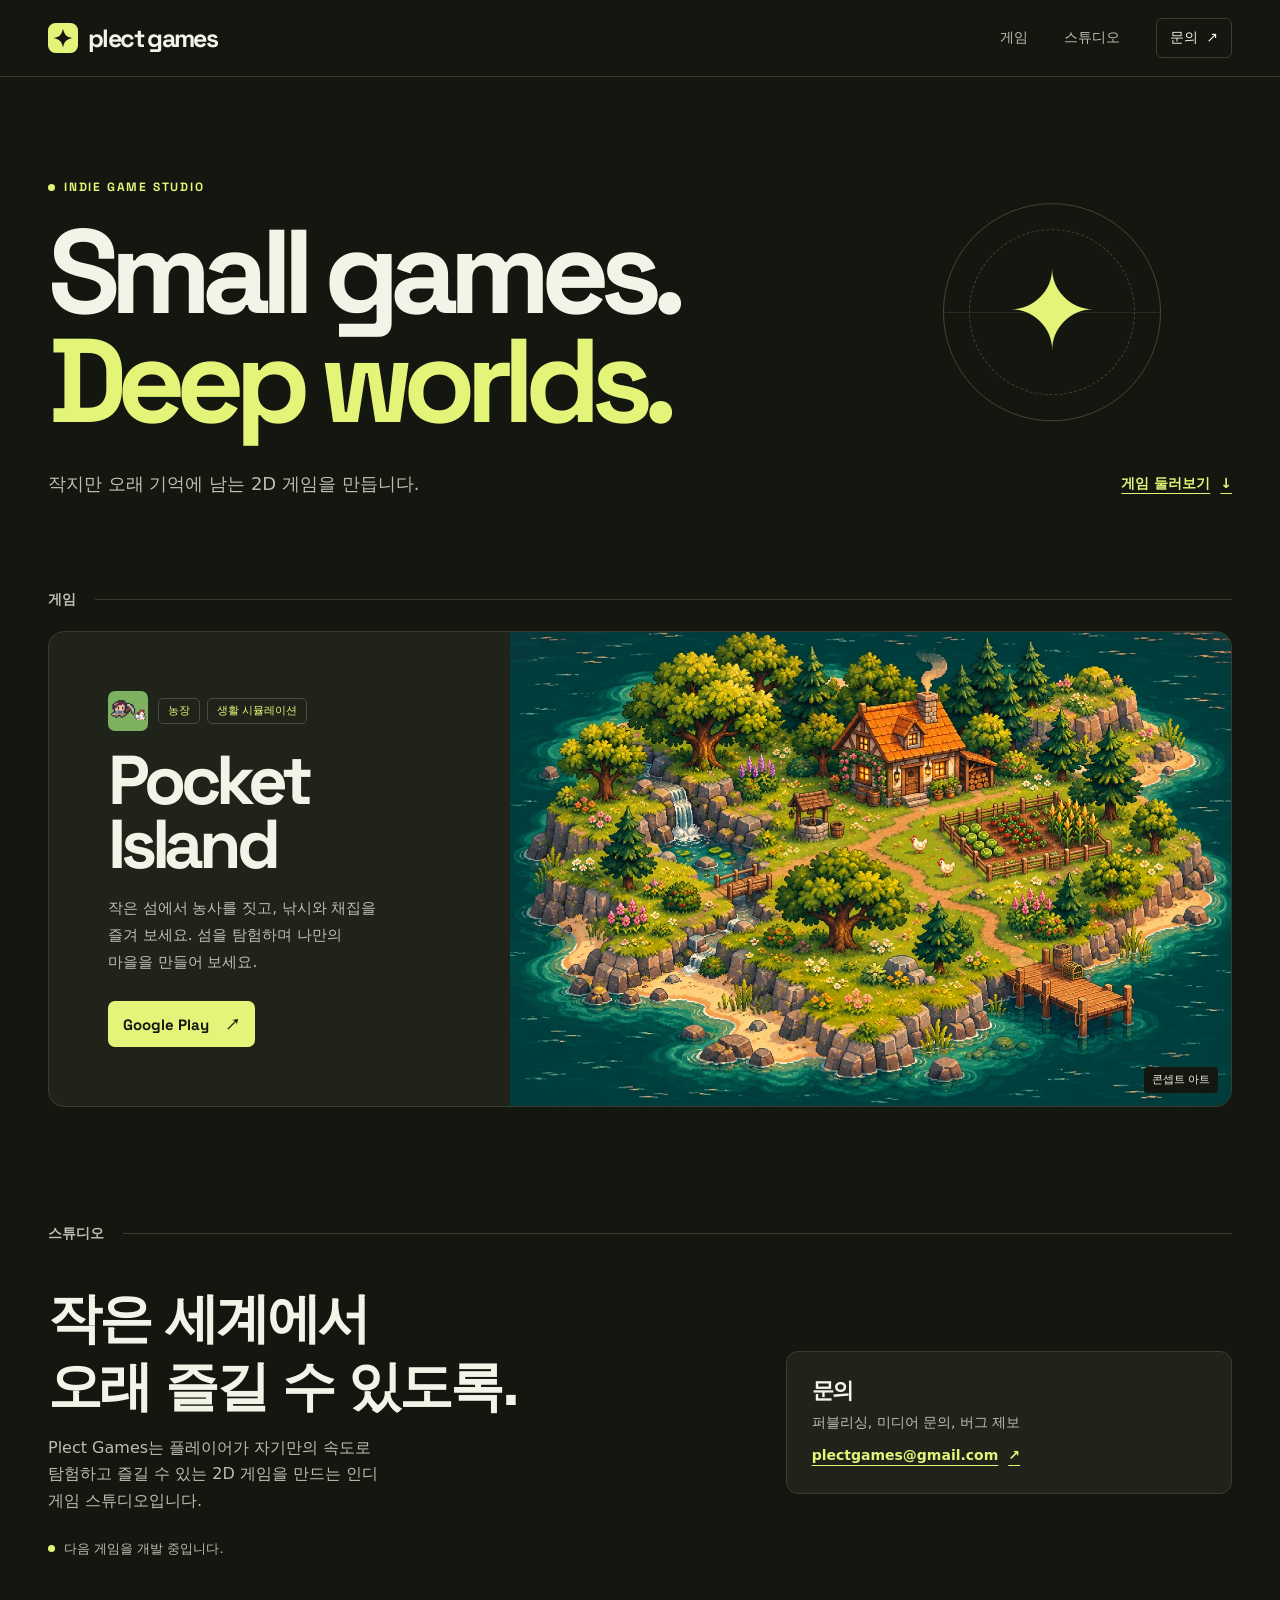
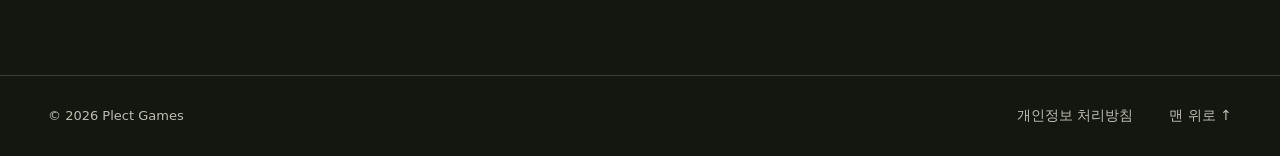
<file: index.html>
<!doctype html>
<html lang="ko">
<head>
  <meta charset="utf-8">
  <meta name="viewport" content="width=device-width, initial-scale=1">
  <meta name="theme-color" content="#141610">
  <meta name="description" content="작지만 오래 기억에 남는 2D 게임을 만드는 인디 게임 스튜디오, Plect Games.">
  <title>Plect Games — Indie Game Studio</title>
  <link rel="icon" href="assets/favicon.svg" type="image/svg+xml">
  <link rel="stylesheet" href="styles.css?v=20261119">
  <script src="script.js?v=20261119" defer></script>
</head>
<body id="top">
  <a class="skip-link" href="#main">본문으로 이동</a>
  <header class="site-header">
    <div class="shell header-inner">
      <a class="wordmark" href="#top" aria-label="Plect Games 홈">
        <img class="brand-mark" src="assets/favicon.svg" width="30" height="30" alt="">
        plect games
      </a>
      <nav class="site-nav" aria-label="주 메뉴">
        <a href="#games">게임</a>
        <a href="#studio">스튜디오</a>
        <a class="nav-contact" href="#contact">문의 <span aria-hidden="true">↗</span></a>
      </nav>
    </div>
  </header>

  <main id="main">
    <section class="hero shell" aria-labelledby="hero-title">
      <p class="eyebrow"><span class="dot" aria-hidden="true"></span> INDIE GAME STUDIO</p>
      <h1 id="hero-title" lang="en">Small games.<br><em>Deep worlds.</em></h1>
      <div class="hero-mark" aria-hidden="true"><span>✦</span></div>
      <div class="hero-footer">
        <p>작지만 오래 기억에 남는<br class="mobile-break"> 2D 게임을 만듭니다.</p>
        <a class="text-link" href="#games">게임 둘러보기 <span aria-hidden="true">↓</span></a>
      </div>
    </section>

    <section class="games shell" id="games" aria-labelledby="games-title">
      <div class="section-heading">
        <h2 id="games-title">게임</h2>
        <span class="section-rule" aria-hidden="true"></span>
      </div>
      <article class="game-card">
        <div class="game-content">
          <div class="game-meta">
            <img src="assets/pocket-island.png" width="40" height="40" alt="">
            <ul class="tags" aria-label="게임 장르">
              <li>농장</li>
              <li>생활 시뮬레이션</li>
            </ul>
          </div>
          <h3 lang="en">Pocket<br class="desktop-break"> Island</h3>
          <p>작은 섬에서 농사를 짓고, 낚시와 채집을 즐겨 보세요. 섬을 탐험하며 나만의 마을을 만들어 보세요.</p>
          <a class="button" href="https://play.google.com/store/apps/details?id=com.plectgames.pocketisland">
            Google Play <span aria-hidden="true">↗</span>
          </a>
        </div>
        <figure class="game-art">
          <img src="assets/pocket-island-landscape.webp" alt="농장과 작은 집, 나무 부두가 있는 픽셀 아트 섬">
          <figcaption>콘셉트 아트</figcaption>
        </figure>
      </article>
    </section>

    <section class="studio shell" id="studio" aria-labelledby="studio-title">
      <div class="section-heading">
        <h2 id="studio-title">스튜디오</h2>
        <span class="section-rule" aria-hidden="true"></span>
      </div>
      <div class="studio-grid">
        <div>
          <h3>작은 세계에서<br>오래 즐길 수 있도록.</h3>
          <p>Plect Games는 플레이어가 자기만의 속도로 탐험하고 즐길 수 있는 2D 게임을 만드는 인디 게임 스튜디오입니다.</p>
          <p class="studio-status"><span class="dot" aria-hidden="true"></span> 다음 게임을 개발 중입니다.</p>
        </div>
        <div class="contact" id="contact">
          <h3>문의</h3>
          <p>퍼블리싱, 미디어 문의, 버그 제보</p>
          <a class="text-link" href="mailto:plectgames@gmail.com">plectgames@gmail.com <span aria-hidden="true">↗</span></a>
        </div>
      </div>
    </section>
  </main>

  <footer class="site-footer">
    <div class="shell footer-inner">
      <p>© <span id="year">2026</span> Plect Games</p>
      <nav class="footer-links" aria-label="푸터 메뉴">
        <a href="privacy.html">개인정보 처리방침</a>
        <a href="#top">맨 위로 <span aria-hidden="true">↑</span></a>
      </nav>
    </div>
  </footer>
</body>
</html>
</file>
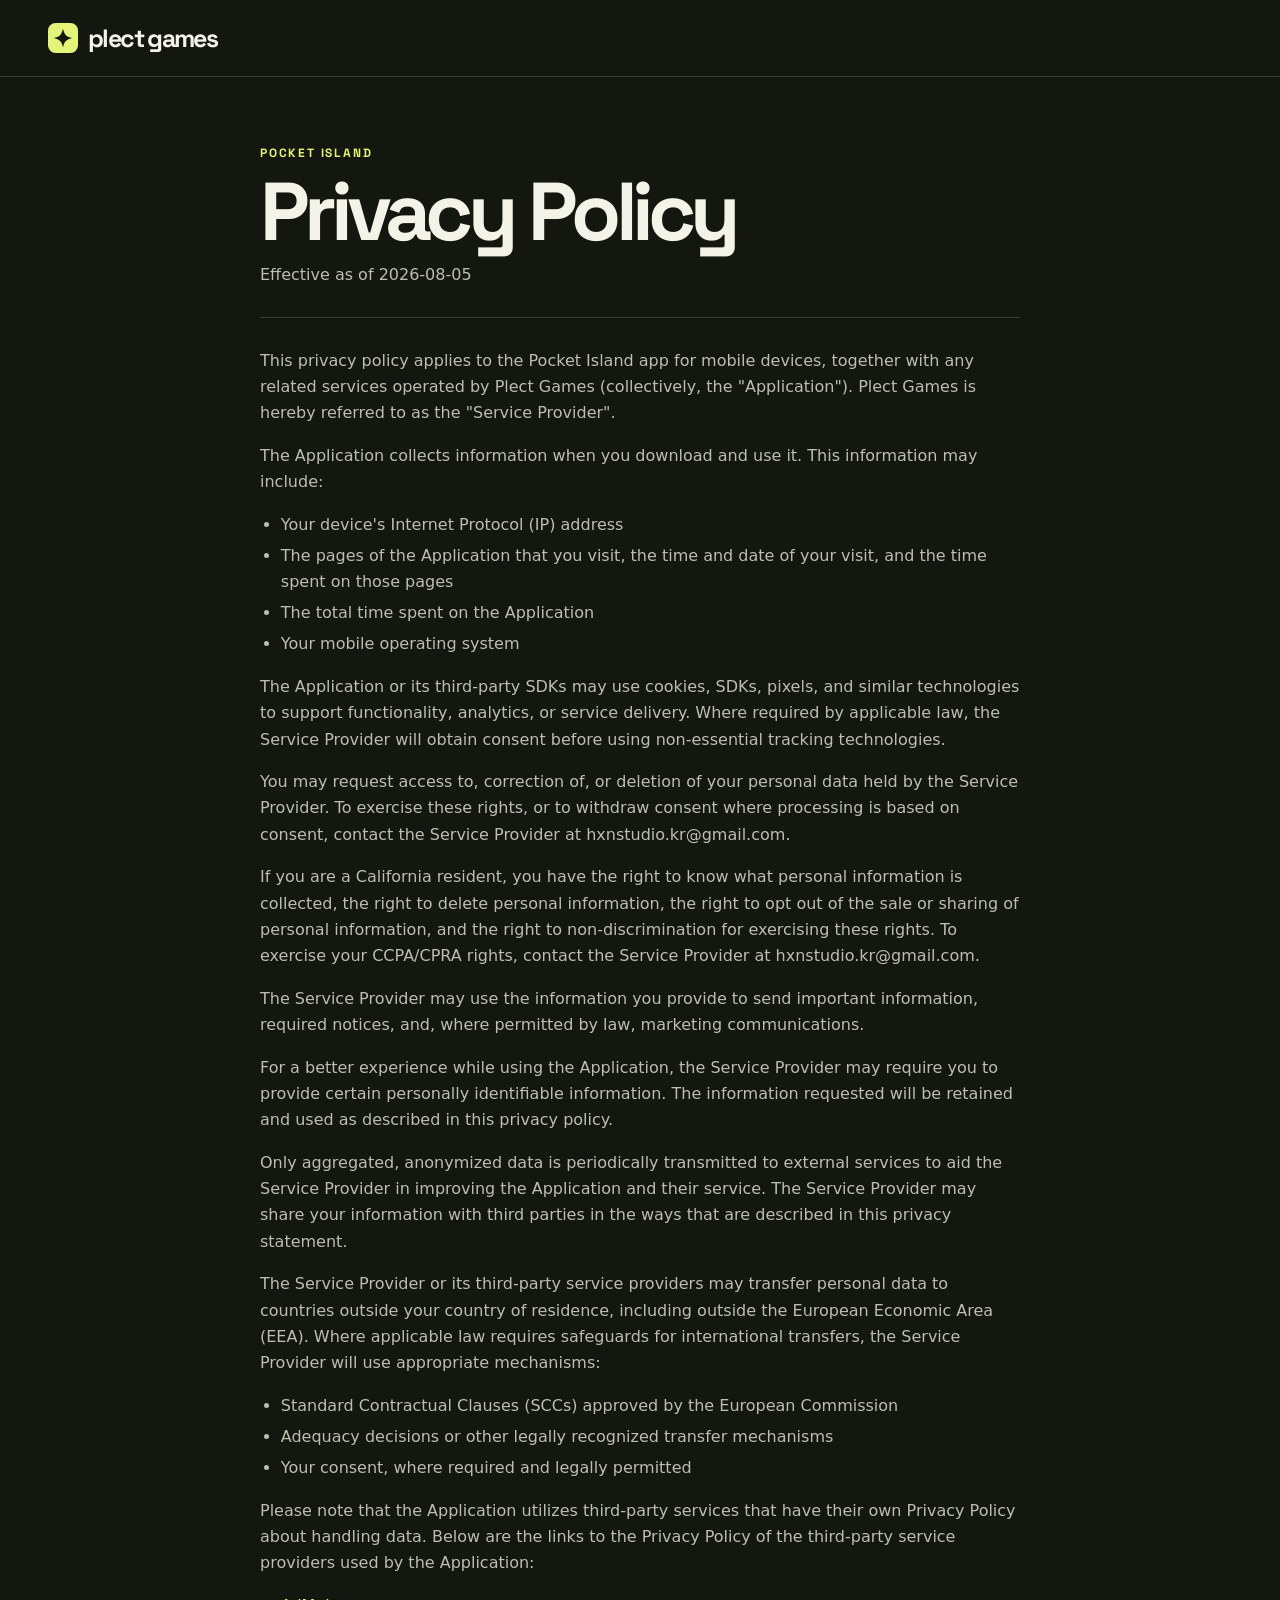
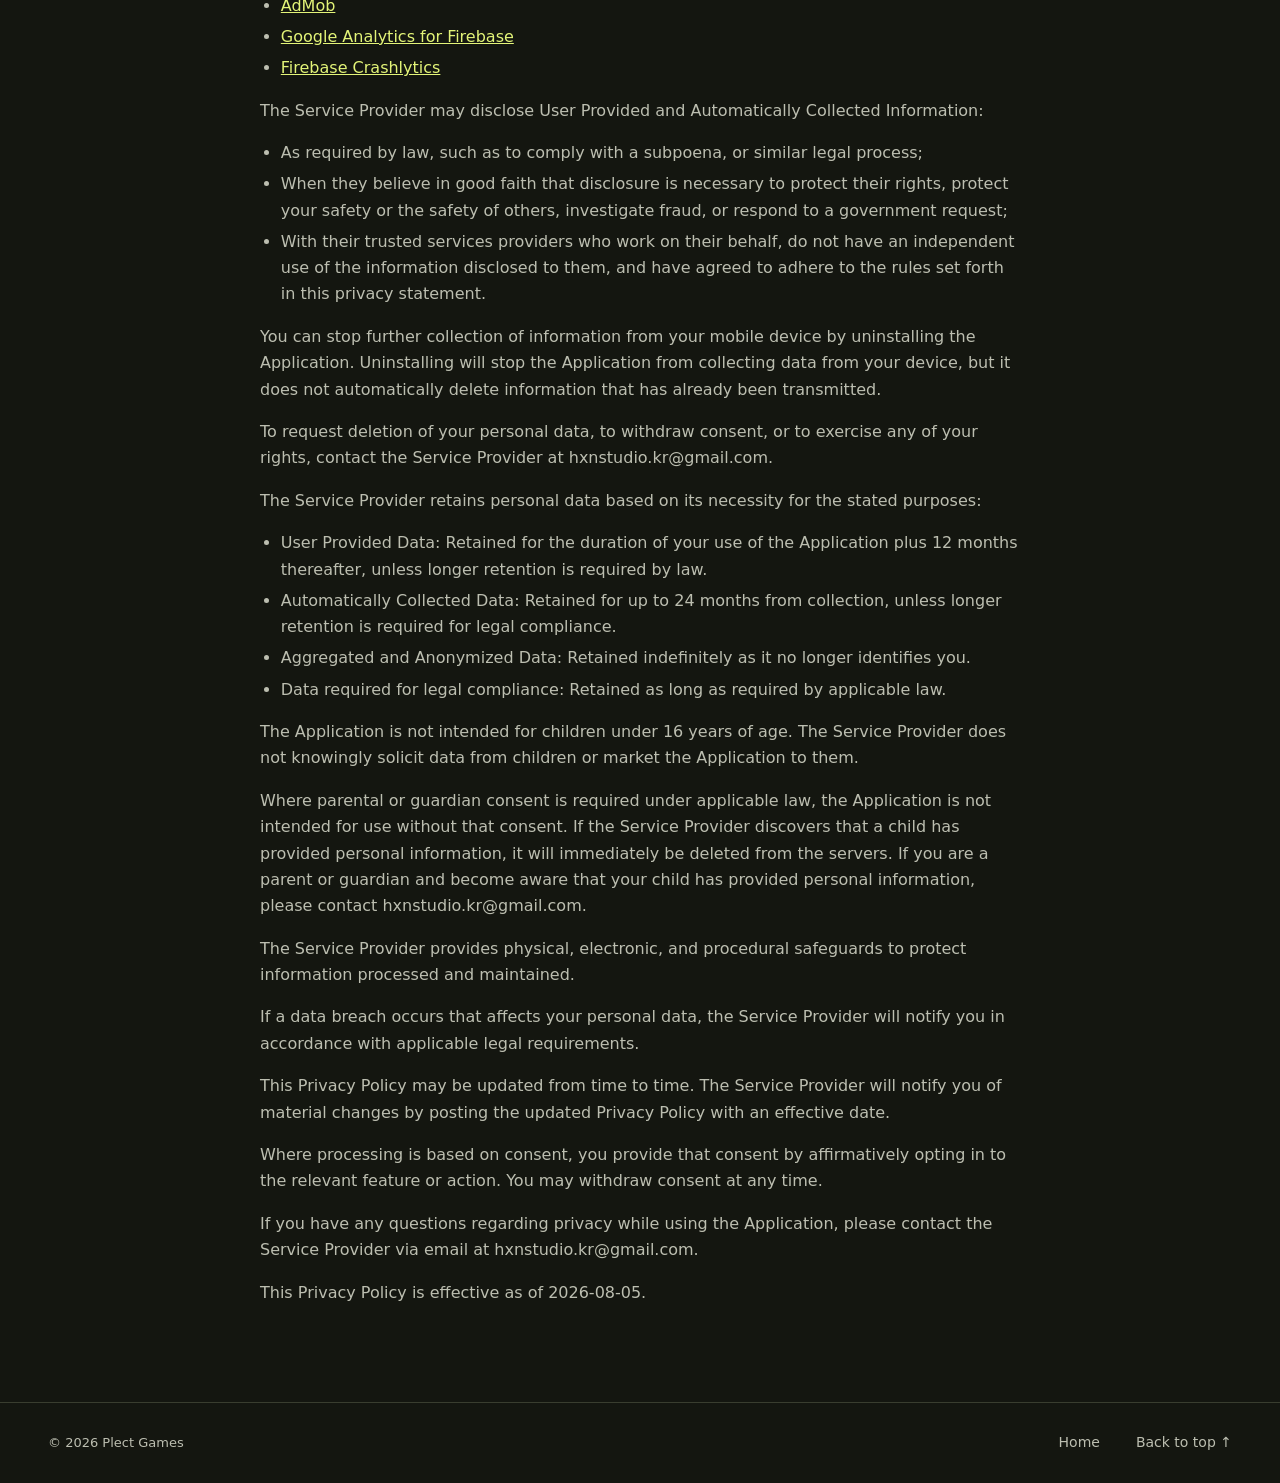
<file: privacy.html>
<!doctype html>
<html lang="en">
<head>
  <meta charset="utf-8" />
  <meta name="viewport" content="width=device-width, initial-scale=1" />
  <meta name="theme-color" content="#141610" />
  <meta name="description" content="Privacy Policy for the Pocket Island mobile app by Plect Games." />
  <title>Privacy Policy | Plect Games</title>
  <link rel="icon" href="assets/favicon.svg" type="image/svg+xml" />
  <link rel="stylesheet" href="styles.css?v=20261119" />
  <script src="script.js?v=20261119" defer></script>
</head>
<body id="top">
  <a class="skip-link" href="#main">Skip to content</a>
  <header class="site-header">
    <div class="shell header-inner">
      <a class="wordmark" href="index.html" aria-label="Plect Games home">
        <img class="brand-mark" src="assets/favicon.svg" width="30" height="30" alt="">
        plect games
      </a>
    </div>
  </header>

  <main class="shell" id="main">
    <section class="privacy-hero">
      <p class="eyebrow">POCKET ISLAND</p>
      <h1>Privacy Policy</h1>
      <p class="privacy-date">Effective as of 2026-08-05</p>
    </section>

    <section class="privacy-content" aria-label="Privacy Policy">
      <p>This privacy policy applies to the Pocket Island app for mobile devices, together with any related services operated by Plect Games (collectively, the "Application"). Plect Games is hereby referred to as the "Service Provider".</p>
      <p>The Application collects information when you download and use it. This information may include:</p>
      <ul>
        <li>Your device's Internet Protocol (IP) address</li>
        <li>The pages of the Application that you visit, the time and date of your visit, and the time spent on those pages</li>
        <li>The total time spent on the Application</li>
        <li>Your mobile operating system</li>
      </ul>
      <p>The Application or its third-party SDKs may use cookies, SDKs, pixels, and similar technologies to support functionality, analytics, or service delivery. Where required by applicable law, the Service Provider will obtain consent before using non-essential tracking technologies.</p>
      <p>You may request access to, correction of, or deletion of your personal data held by the Service Provider. To exercise these rights, or to withdraw consent where processing is based on consent, contact the Service Provider at hxnstudio.kr@gmail.com.</p>
      <p>If you are a California resident, you have the right to know what personal information is collected, the right to delete personal information, the right to opt out of the sale or sharing of personal information, and the right to non-discrimination for exercising these rights. To exercise your CCPA/CPRA rights, contact the Service Provider at hxnstudio.kr@gmail.com.</p>
      <p>The Service Provider may use the information you provide to send important information, required notices, and, where permitted by law, marketing communications.</p>
      <p>For a better experience while using the Application, the Service Provider may require you to provide certain personally identifiable information. The information requested will be retained and used as described in this privacy policy.</p>
      <p>Only aggregated, anonymized data is periodically transmitted to external services to aid the Service Provider in improving the Application and their service. The Service Provider may share your information with third parties in the ways that are described in this privacy statement.</p>
      <p>The Service Provider or its third-party service providers may transfer personal data to countries outside your country of residence, including outside the European Economic Area (EEA). Where applicable law requires safeguards for international transfers, the Service Provider will use appropriate mechanisms:</p>
      <ul>
        <li>Standard Contractual Clauses (SCCs) approved by the European Commission</li>
        <li>Adequacy decisions or other legally recognized transfer mechanisms</li>
        <li>Your consent, where required and legally permitted</li>
      </ul>
      <p>Please note that the Application utilizes third-party services that have their own Privacy Policy about handling data. Below are the links to the Privacy Policy of the third-party service providers used by the Application:</p>
      <ul>
        <li><a href="https://policies.google.com/technologies/partner-sites" target="_blank" rel="noopener">AdMob</a></li>
        <li><a href="https://firebase.google.com/support/privacy" target="_blank" rel="noopener">Google Analytics for Firebase</a></li>
        <li><a href="https://firebase.google.com/support/privacy/" target="_blank" rel="noopener">Firebase Crashlytics</a></li>
      </ul>
      <p>The Service Provider may disclose User Provided and Automatically Collected Information:</p>
      <ul>
        <li>As required by law, such as to comply with a subpoena, or similar legal process;</li>
        <li>When they believe in good faith that disclosure is necessary to protect their rights, protect your safety or the safety of others, investigate fraud, or respond to a government request;</li>
        <li>With their trusted services providers who work on their behalf, do not have an independent use of the information disclosed to them, and have agreed to adhere to the rules set forth in this privacy statement.</li>
      </ul>
      <p>You can stop further collection of information from your mobile device by uninstalling the Application. Uninstalling will stop the Application from collecting data from your device, but it does not automatically delete information that has already been transmitted.</p>
      <p>To request deletion of your personal data, to withdraw consent, or to exercise any of your rights, contact the Service Provider at hxnstudio.kr@gmail.com.</p>
      <p>The Service Provider retains personal data based on its necessity for the stated purposes:</p>
      <ul>
        <li>User Provided Data: Retained for the duration of your use of the Application plus 12 months thereafter, unless longer retention is required by law.</li>
        <li>Automatically Collected Data: Retained for up to 24 months from collection, unless longer retention is required for legal compliance.</li>
        <li>Aggregated and Anonymized Data: Retained indefinitely as it no longer identifies you.</li>
        <li>Data required for legal compliance: Retained as long as required by applicable law.</li>
      </ul>
      <p>The Application is not intended for children under 16 years of age. The Service Provider does not knowingly solicit data from children or market the Application to them.</p>
      <p>Where parental or guardian consent is required under applicable law, the Application is not intended for use without that consent. If the Service Provider discovers that a child has provided personal information, it will immediately be deleted from the servers. If you are a parent or guardian and become aware that your child has provided personal information, please contact hxnstudio.kr@gmail.com.</p>
      <p>The Service Provider provides physical, electronic, and procedural safeguards to protect information processed and maintained.</p>
      <p>If a data breach occurs that affects your personal data, the Service Provider will notify you in accordance with applicable legal requirements.</p>
      <p>This Privacy Policy may be updated from time to time. The Service Provider will notify you of material changes by posting the updated Privacy Policy with an effective date.</p>
      <p>Where processing is based on consent, you provide that consent by affirmatively opting in to the relevant feature or action. You may withdraw consent at any time.</p>
      <p>If you have any questions regarding privacy while using the Application, please contact the Service Provider via email at hxnstudio.kr@gmail.com.</p>
      <p>This Privacy Policy is effective as of 2026-08-05.</p>
    </section>
  </main>

  <footer class="site-footer">
    <div class="shell footer-inner">
      <p>© <span id="year">2026</span> Plect Games</p>
      <nav class="footer-links" aria-label="Footer links">
        <a href="index.html">Home</a>
        <a href="#top">Back to top <span aria-hidden="true">↑</span></a>
      </nav>
    </div>
  </footer>
</body>
</html>
</file>
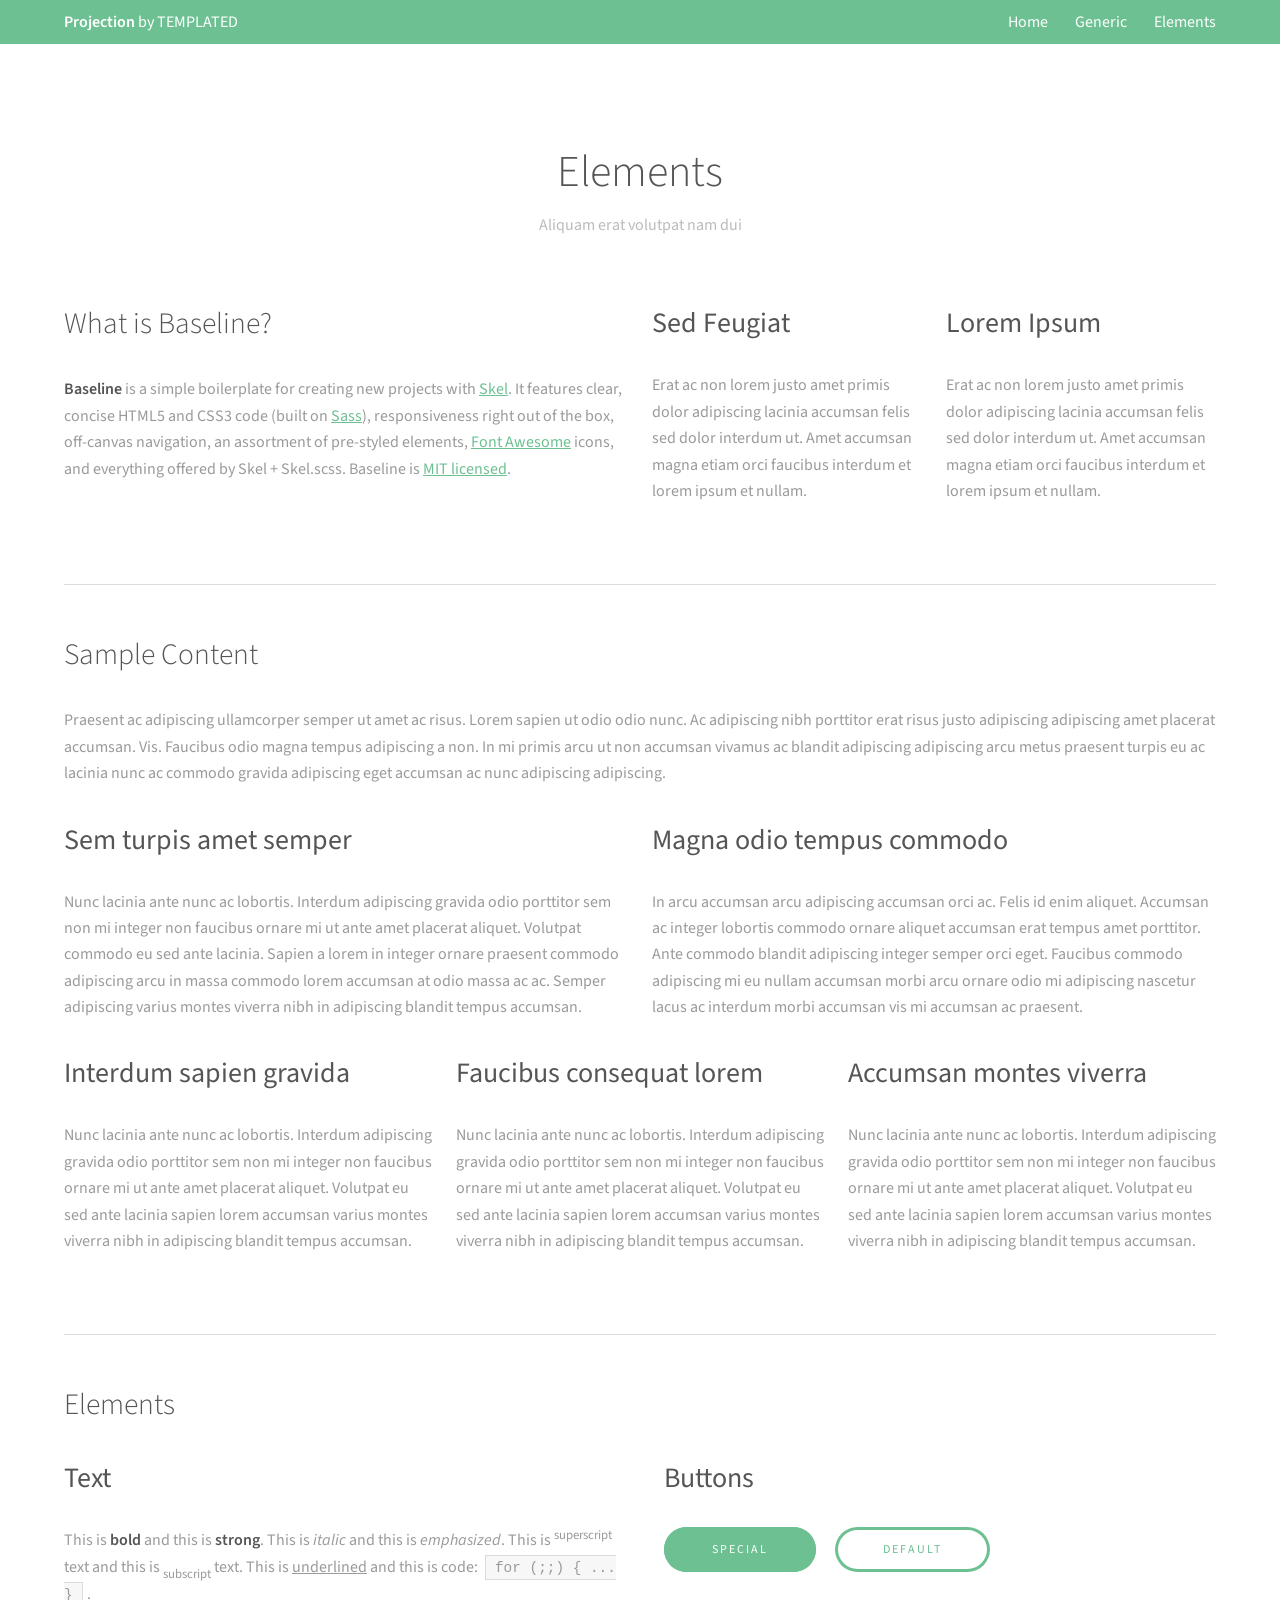
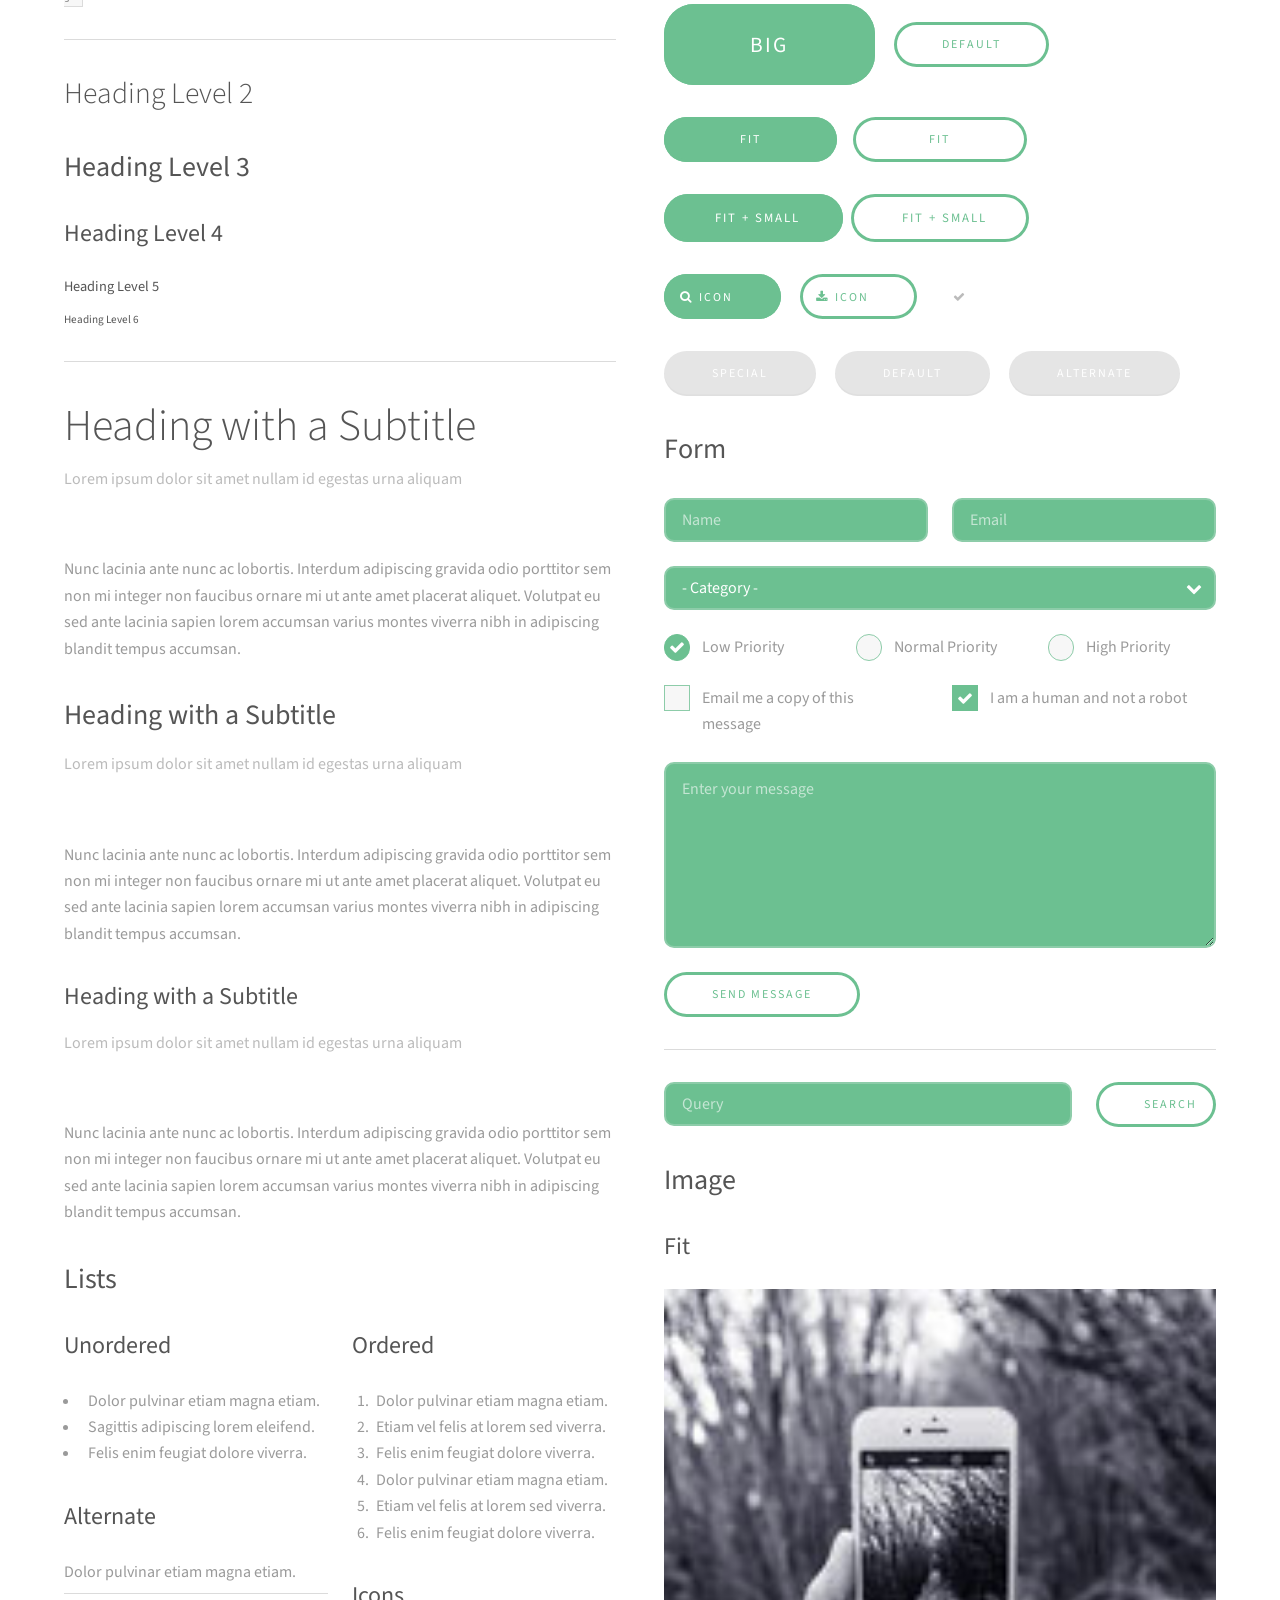
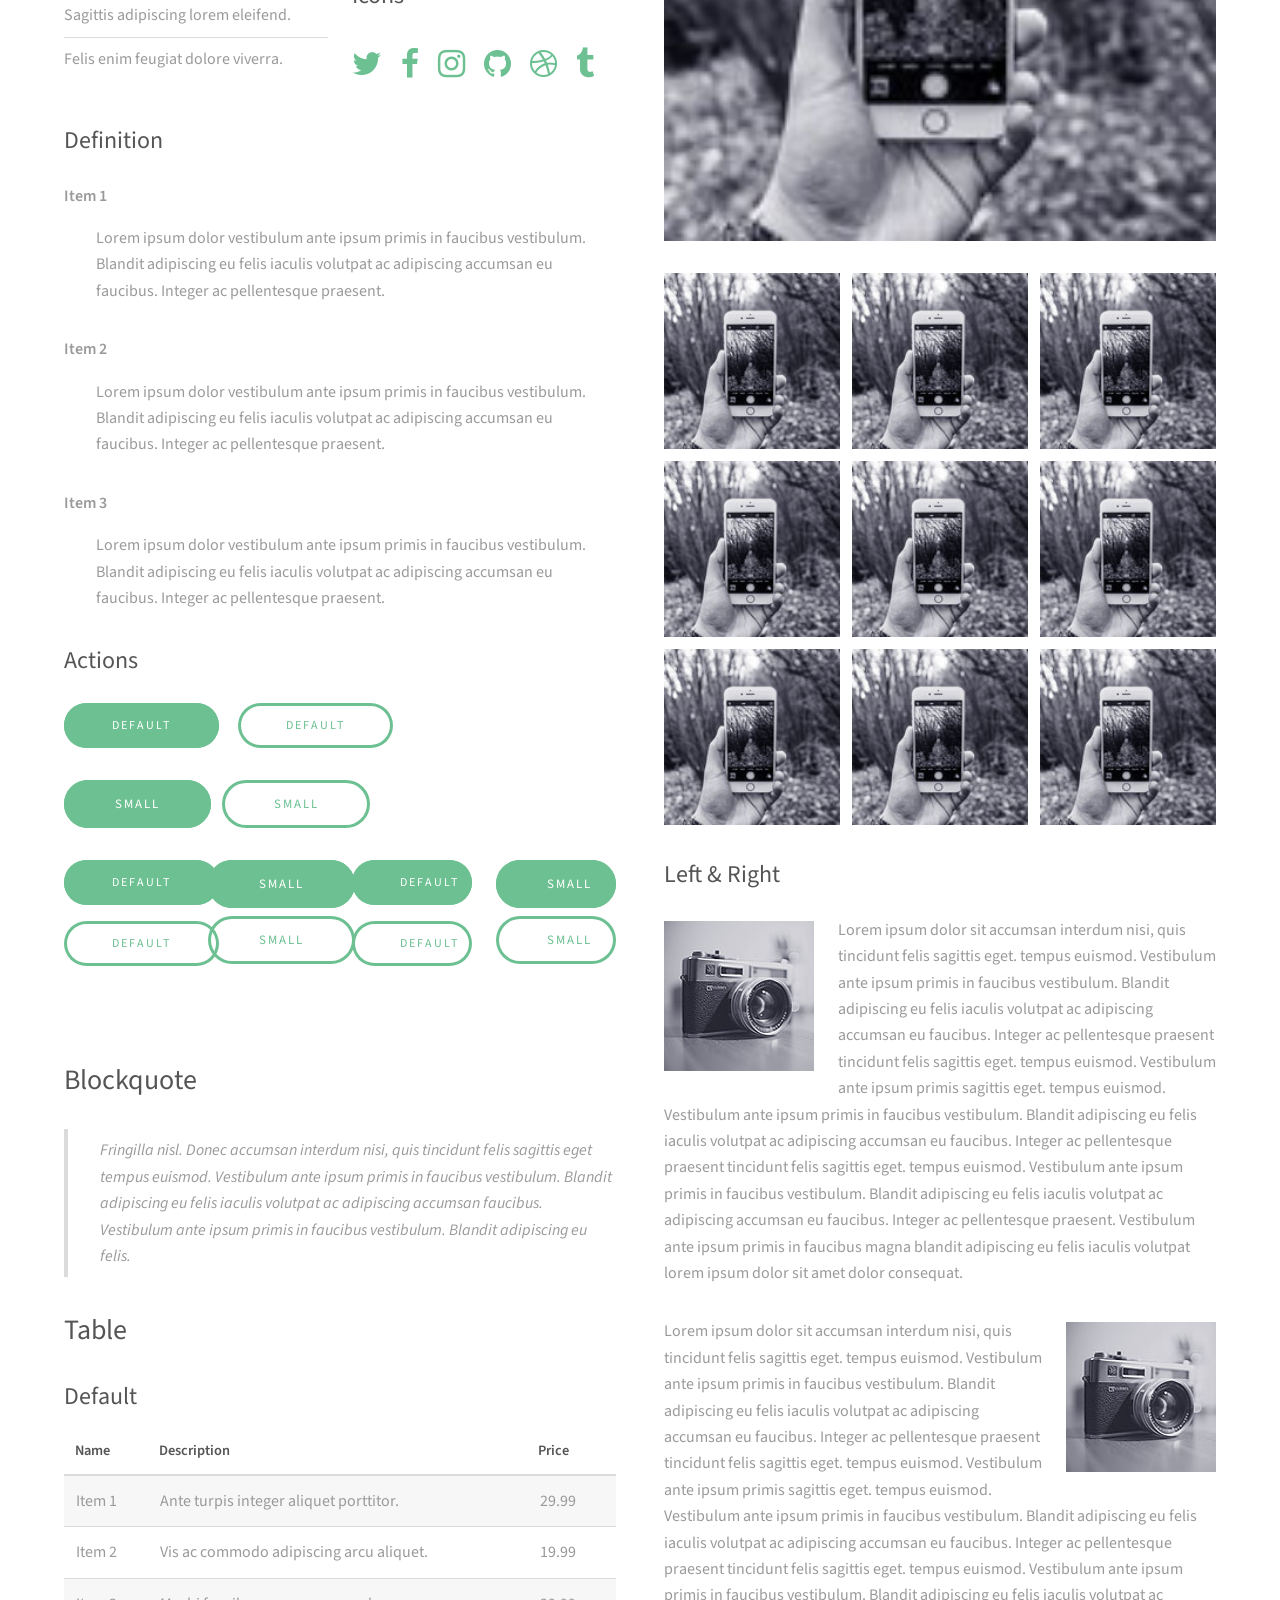
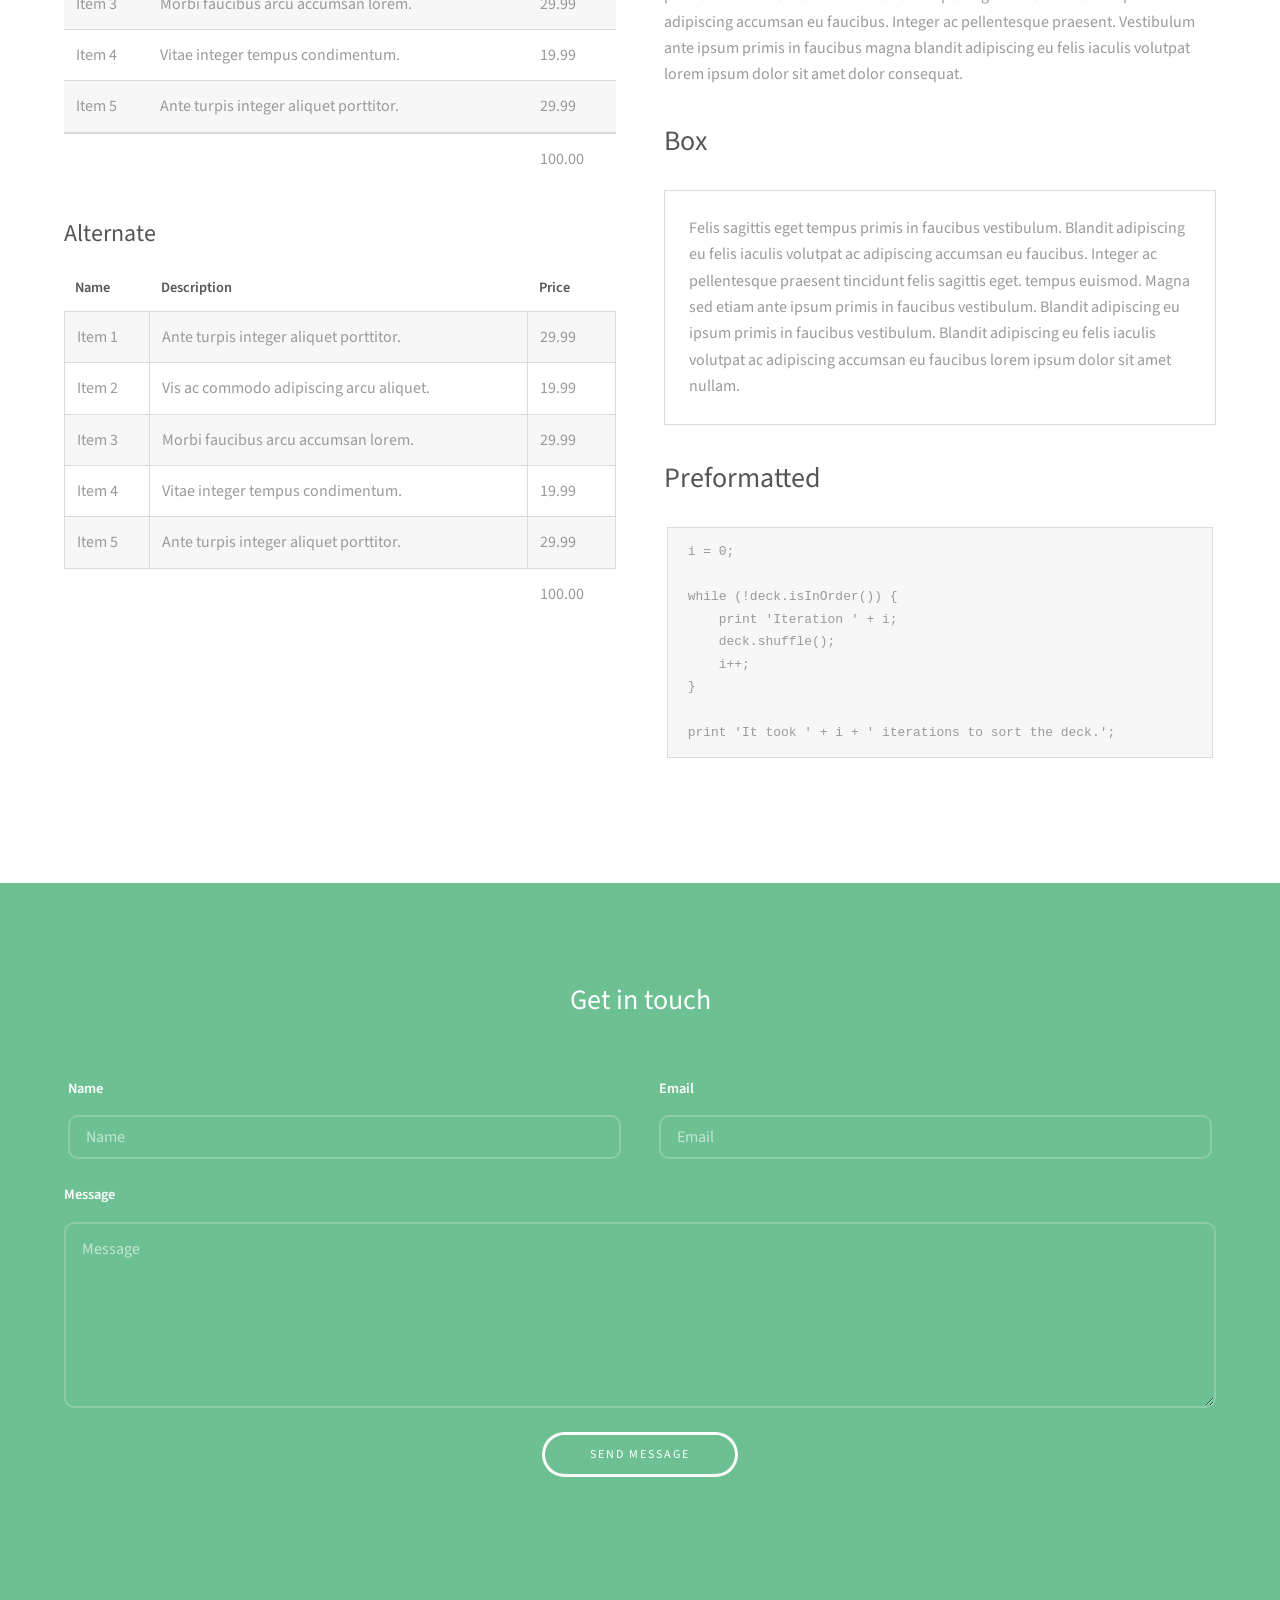
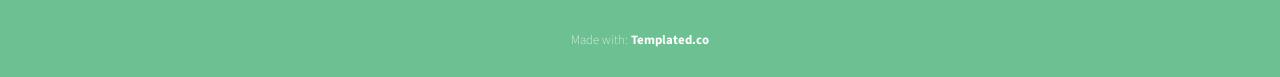
<file: projection/elements.html>
<!DOCTYPE HTML>
<!--
	Projection by TEMPLATED
	templated.co @templatedco
	Released for free under the Creative Commons Attribution 3.0 license (templated.co/license)
--><html><head><title>Elements - Projection by TEMPLATED</title><meta charset="utf-8"><meta name="robots" content="index, follow, max-image-preview:large, max-snippet:-1, max-video-preview:-1"><meta name="viewport" content="width=device-width, initial-scale=1"><link rel="stylesheet" href="assets/css/main.css"></head><body class="subpage">

<!-- Header -->
<header id="header"><div class="inner">
        <a href="index.html" class="logo"><strong>Projection</strong> by TEMPLATED</a>
        <nav id="nav"><a href="index.html">Home</a>
            <a href="generic.html">Generic</a>
            <a href="elements.html">Elements</a>
        </nav><a href="#navPanel" class="navPanelToggle"><span class="fa fa-bars"></span></a>
    </div>
</header><section id="main" class="wrapper"><div class="inner">
        <header class="align-center"><h2>Elements</h2>
            <p>Aliquam erat volutpat nam dui </p>
        </header><!-- Intro --><div class="row">
            <section class="6u 12u$(medium)"><h2>What is Baseline?</h2>
                <p><strong>Baseline</strong> is a simple boilerplate for creating new projects with <a href="http://skel.io">Skel</a>. It features clear, concise HTML5 and CSS3 code (built on <a href="http://sass-lang.com">Sass</a>), responsiveness right out of the box, off-canvas navigation, an assortment of pre-styled elements, <a href="http://fontawesome.io">Font Awesome</a> icons, and everything offered by Skel + Skel.scss. Baseline is <a href="http://skel.io/license">MIT licensed</a>.</p>
            </section><section class="3u 6u(medium) 12u$(small)"><h3>Sed Feugiat</h3>
                <p>Erat ac non lorem justo amet primis dolor adipiscing lacinia accumsan felis sed dolor interdum ut. Amet accumsan magna etiam orci faucibus interdum et lorem ipsum et nullam.</p>
            </section><section class="3u$ 6u$(medium) 12u$(small)"><h3>Lorem Ipsum</h3>
                <p>Erat ac non lorem justo amet primis dolor adipiscing lacinia accumsan felis sed dolor interdum ut. Amet accumsan magna etiam orci faucibus interdum et lorem ipsum et nullam.</p>
            </section></div>

        <hr class="major"><!-- Content --><h2 id="content">Sample Content</h2>
        <p>Praesent ac adipiscing ullamcorper semper ut amet ac risus. Lorem sapien ut odio odio nunc. Ac adipiscing nibh porttitor erat risus justo adipiscing adipiscing amet placerat accumsan. Vis. Faucibus odio magna tempus adipiscing a non. In mi primis arcu ut non accumsan vivamus ac blandit adipiscing adipiscing arcu metus praesent turpis eu ac lacinia nunc ac commodo gravida adipiscing eget accumsan ac nunc adipiscing adipiscing.</p>
        <div class="row">
            <div class="6u 12u$(small)">
                <h3>Sem turpis amet semper</h3>
                <p>Nunc lacinia ante nunc ac lobortis. Interdum adipiscing gravida odio porttitor sem non mi integer non faucibus ornare mi ut ante amet placerat aliquet. Volutpat commodo eu sed ante lacinia. Sapien a lorem in integer ornare praesent commodo adipiscing arcu in massa commodo lorem accumsan at odio massa ac ac. Semper adipiscing varius montes viverra nibh in adipiscing blandit tempus accumsan.</p>
            </div>
            <div class="6u$ 12u$(small)">
                <h3>Magna odio tempus commodo</h3>
                <p>In arcu accumsan arcu adipiscing accumsan orci ac. Felis id enim aliquet. Accumsan ac integer lobortis commodo ornare aliquet accumsan erat tempus amet porttitor. Ante commodo blandit adipiscing integer semper orci eget. Faucibus commodo adipiscing mi eu nullam accumsan morbi arcu ornare odio mi adipiscing nascetur lacus ac interdum morbi accumsan vis mi accumsan ac praesent.</p>
            </div>
            <!-- Break -->
            <div class="4u 12u$(medium)">
                <h3>Interdum sapien gravida</h3>
                <p>Nunc lacinia ante nunc ac lobortis. Interdum adipiscing gravida odio porttitor sem non mi integer non faucibus ornare mi ut ante amet placerat aliquet. Volutpat eu sed ante lacinia sapien lorem accumsan varius montes viverra nibh in adipiscing blandit tempus accumsan.</p>
            </div>
            <div class="4u 12u$(medium)">
                <h3>Faucibus consequat lorem</h3>
                <p>Nunc lacinia ante nunc ac lobortis. Interdum adipiscing gravida odio porttitor sem non mi integer non faucibus ornare mi ut ante amet placerat aliquet. Volutpat eu sed ante lacinia sapien lorem accumsan varius montes viverra nibh in adipiscing blandit tempus accumsan.</p>
            </div>
            <div class="4u$ 12u$(medium)">
                <h3>Accumsan montes viverra</h3>
                <p>Nunc lacinia ante nunc ac lobortis. Interdum adipiscing gravida odio porttitor sem non mi integer non faucibus ornare mi ut ante amet placerat aliquet. Volutpat eu sed ante lacinia sapien lorem accumsan varius montes viverra nibh in adipiscing blandit tempus accumsan.</p>
            </div>
        </div>

        <hr class="major"><!-- Elements --><h2 id="elements">Elements</h2>
        <div class="row 200%">
            <div class="6u 12u$(medium)">

                <!-- Text stuff -->
                <h3>Text</h3>
                <p>This is <b>bold</b> and this is <strong>strong</strong>. This is <i>italic</i> and this is <em>emphasized</em>.
                    This is <sup>superscript</sup> text and this is <sub>subscript</sub> text.
                    This is <u>underlined</u> and this is code: <code>for (;;) { ... }</code>.</p>
                <hr><h2>Heading Level 2</h2>
                <h3>Heading Level 3</h3>
                <h4>Heading Level 4</h4>
                <h5>Heading Level 5</h5>
                <h6>Heading Level 6</h6>
                <hr><header><h2>Heading with a Subtitle</h2>
                    <p>Lorem ipsum dolor sit amet nullam id egestas urna aliquam</p>
                </header><p>Nunc lacinia ante nunc ac lobortis. Interdum adipiscing gravida odio porttitor sem non mi integer non faucibus ornare mi ut ante amet placerat aliquet. Volutpat eu sed ante lacinia sapien lorem accumsan varius montes viverra nibh in adipiscing blandit tempus accumsan.</p>
                <header><h3>Heading with a Subtitle</h3>
                    <p>Lorem ipsum dolor sit amet nullam id egestas urna aliquam</p>
                </header><p>Nunc lacinia ante nunc ac lobortis. Interdum adipiscing gravida odio porttitor sem non mi integer non faucibus ornare mi ut ante amet placerat aliquet. Volutpat eu sed ante lacinia sapien lorem accumsan varius montes viverra nibh in adipiscing blandit tempus accumsan.</p>
                <header><h4>Heading with a Subtitle</h4>
                    <p>Lorem ipsum dolor sit amet nullam id egestas urna aliquam</p>
                </header><p>Nunc lacinia ante nunc ac lobortis. Interdum adipiscing gravida odio porttitor sem non mi integer non faucibus ornare mi ut ante amet placerat aliquet. Volutpat eu sed ante lacinia sapien lorem accumsan varius montes viverra nibh in adipiscing blandit tempus accumsan.</p>

                <!-- Lists -->
                <h3>Lists</h3>
                <div class="row">
                    <div class="6u 12u$(small)">

                        <h4>Unordered</h4>
                        <ul><li>Dolor pulvinar etiam magna etiam.</li>
                            <li>Sagittis adipiscing lorem eleifend.</li>
                            <li>Felis enim feugiat dolore viverra.</li>
                        </ul><h4>Alternate</h4>
                        <ul class="alt"><li>Dolor pulvinar etiam magna etiam.</li>
                            <li>Sagittis adipiscing lorem eleifend.</li>
                            <li>Felis enim feugiat dolore viverra.</li>
                        </ul></div>
                    <div class="6u$ 12u$(small)">

                        <h4>Ordered</h4>
                        <ol><li>Dolor pulvinar etiam magna etiam.</li>
                            <li>Etiam vel felis at lorem sed viverra.</li>
                            <li>Felis enim feugiat dolore viverra.</li>
                            <li>Dolor pulvinar etiam magna etiam.</li>
                            <li>Etiam vel felis at lorem sed viverra.</li>
                            <li>Felis enim feugiat dolore viverra.</li>
                        </ol><h4>Icons</h4>
                        <ul class="icons"><li><a href="#" class="icon fa-twitter"><span class="label">Twitter</span></a></li>
                            <li><a href="#" class="icon fa-facebook"><span class="label">Facebook</span></a></li>
                            <li><a href="#" class="icon fa-instagram"><span class="label">Instagram</span></a></li>
                            <li><a href="#" class="icon fa-github"><span class="label">Github</span></a></li>
                            <li><a href="#" class="icon fa-dribbble"><span class="label">Dribbble</span></a></li>
                            <li><a href="#" class="icon fa-tumblr"><span class="label">Tumblr</span></a></li>
                        </ul></div>
                </div>
                <h4>Definition</h4>
                <dl><dt>Item 1</dt>
                    <dd>
                        <p>Lorem ipsum dolor vestibulum ante ipsum primis in faucibus vestibulum. Blandit adipiscing eu felis iaculis volutpat ac adipiscing accumsan eu faucibus. Integer ac pellentesque praesent.</p>
                    </dd>
                    <dt>Item 2</dt>
                    <dd>
                        <p>Lorem ipsum dolor vestibulum ante ipsum primis in faucibus vestibulum. Blandit adipiscing eu felis iaculis volutpat ac adipiscing accumsan eu faucibus. Integer ac pellentesque praesent.</p>
                    </dd>
                    <dt>Item 3</dt>
                    <dd>
                        <p>Lorem ipsum dolor vestibulum ante ipsum primis in faucibus vestibulum. Blandit adipiscing eu felis iaculis volutpat ac adipiscing accumsan eu faucibus. Integer ac pellentesque praesent.</p>
                    </dd>
                </dl><h4>Actions</h4>
                <ul class="actions"><li><a href="#" class="button special">Default</a></li>
                    <li><a href="#" class="button">Default</a></li>
                    <li><a href="#" class="button alt">Default</a></li>
                </ul><ul class="actions small"><li><a href="#" class="button special small">Small</a></li>
                    <li><a href="#" class="button small">Small</a></li>
                    <li><a href="#" class="button alt small">Small</a></li>
                </ul><div class="row">
                    <div class="3u 12u$(small)">
                        <ul class="actions vertical"><li><a href="#" class="button special">Default</a></li>
                            <li><a href="#" class="button">Default</a></li>
                            <li><a href="#" class="button alt">Default</a></li>
                        </ul></div>
                    <div class="3u 12u$(small)">
                        <ul class="actions vertical small"><li><a href="#" class="button special small">Small</a></li>
                            <li><a href="#" class="button small">Small</a></li>
                            <li><a href="#" class="button alt small">Small</a></li>
                        </ul></div>
                    <div class="3u 12u$(small)">
                        <ul class="actions vertical"><li><a href="#" class="button special fit">Default</a></li>
                            <li><a href="#" class="button fit">Default</a></li>
                            <li><a href="#" class="button alt fit">Default</a></li>
                        </ul></div>
                    <div class="3u$ 12u$(small)">
                        <ul class="actions vertical small"><li><a href="#" class="button special small fit">Small</a></li>
                            <li><a href="#" class="button small fit">Small</a></li>
                            <li><a href="#" class="button alt small fit">Small</a></li>
                        </ul></div>
                </div>

                <!-- Blockquote -->
                <h3>Blockquote</h3>
                <blockquote>Fringilla nisl. Donec accumsan interdum nisi, quis tincidunt felis sagittis eget tempus euismod. Vestibulum ante ipsum primis in faucibus vestibulum. Blandit adipiscing eu felis iaculis volutpat ac adipiscing accumsan faucibus. Vestibulum ante ipsum primis in faucibus vestibulum. Blandit adipiscing eu felis.</blockquote>

                <!-- Table -->
                <h3>Table</h3>

                <h4>Default</h4>
                <div class="table-wrapper">
                    <table><thead><tr><th>Name</th>
                            <th>Description</th>
                            <th>Price</th>
                        </tr></thead><tbody><tr><td>Item 1</td>
                            <td>Ante turpis integer aliquet porttitor.</td>
                            <td>29.99</td>
                        </tr><tr><td>Item 2</td>
                            <td>Vis ac commodo adipiscing arcu aliquet.</td>
                            <td>19.99</td>
                        </tr><tr><td>Item 3</td>
                            <td> Morbi faucibus arcu accumsan lorem.</td>
                            <td>29.99</td>
                        </tr><tr><td>Item 4</td>
                            <td>Vitae integer tempus condimentum.</td>
                            <td>19.99</td>
                        </tr><tr><td>Item 5</td>
                            <td>Ante turpis integer aliquet porttitor.</td>
                            <td>29.99</td>
                        </tr></tbody><tfoot><tr><td colspan="2"></td>
                            <td>100.00</td>
                        </tr></tfoot></table></div>

                <h4>Alternate</h4>
                <div class="table-wrapper">
                    <table class="alt"><thead><tr><th>Name</th>
                            <th>Description</th>
                            <th>Price</th>
                        </tr></thead><tbody><tr><td>Item 1</td>
                            <td>Ante turpis integer aliquet porttitor.</td>
                            <td>29.99</td>
                        </tr><tr><td>Item 2</td>
                            <td>Vis ac commodo adipiscing arcu aliquet.</td>
                            <td>19.99</td>
                        </tr><tr><td>Item 3</td>
                            <td> Morbi faucibus arcu accumsan lorem.</td>
                            <td>29.99</td>
                        </tr><tr><td>Item 4</td>
                            <td>Vitae integer tempus condimentum.</td>
                            <td>19.99</td>
                        </tr><tr><td>Item 5</td>
                            <td>Ante turpis integer aliquet porttitor.</td>
                            <td>29.99</td>
                        </tr></tbody><tfoot><tr><td colspan="2"></td>
                            <td>100.00</td>
                        </tr></tfoot></table></div>

            </div>
            <div class="6u$ 12u$(medium)">

                <!-- Buttons -->
                <h3>Buttons</h3>
                <ul class="actions"><li><a href="#" class="button special">Special</a></li>
                    <li><a href="#" class="button">Default</a></li>
                    <li><a href="#" class="button alt">Alternate</a></li>
                </ul><ul class="actions"><li><a href="#" class="button special big">Big</a></li>
                    <li><a href="#" class="button">Default</a></li>
                    <li><a href="#" class="button alt small">Small</a></li>
                </ul><ul class="actions fit"><li><a href="#" class="button special fit">Fit</a></li>
                    <li><a href="#" class="button fit">Fit</a></li>
                    <li><a href="#" class="button alt fit">Fit</a></li>
                </ul><ul class="actions fit small"><li><a href="#" class="button special fit small">Fit + Small</a></li>
                    <li><a href="#" class="button fit small">Fit + Small</a></li>
                    <li><a href="#" class="button alt fit small">Fit + Small</a></li>
                </ul><ul class="actions"><li><a href="#" class="button special icon fa-search">Icon</a></li>
                    <li><a href="#" class="button icon fa-download">Icon</a></li>
                    <li><a href="#" class="button alt icon fa-check">Icon</a></li>
                </ul><ul class="actions"><li><span class="button special disabled">Special</span></li>
                    <li><span class="button disabled">Default</span></li>
                    <li><span class="button alt disabled">Alternate</span></li>
                </ul><!-- Form --><h3>Form</h3>

                <form method="post" action="#">
                    <div class="row uniform">
                        <div class="6u 12u$(xsmall)">
                            <input type="text" name="demo-name" id="demo-name" value="" placeholder="Name"><div data-lastpass-icon-root="true" style="position: relative !important; height: 0px !important; width: 0px !important; float: left !important;"></div></div>
                        <div class="6u$ 12u$(xsmall)">
                            <input type="email" name="demo-email" id="demo-email" value="" placeholder="Email"></div>
                        <!-- Break -->
                        <div class="12u$">
                            <div class="select-wrapper">
                                <select name="demo-category" id="demo-category"><option value="">- Category -</option><option value="1">Manufacturing</option><option value="1">Shipping</option><option value="1">Administration</option><option value="1">Human Resources</option></select></div>
                        </div>
                        <!-- Break -->
                        <div class="4u 12u$(small)">
                            <input type="radio" id="demo-priority-low" name="demo-priority" checked><label for="demo-priority-low">Low Priority</label>
                        </div>
                        <div class="4u 12u$(small)">
                            <input type="radio" id="demo-priority-normal" name="demo-priority"><label for="demo-priority-normal">Normal Priority</label>
                        </div>
                        <div class="4u$ 12u$(small)">
                            <input type="radio" id="demo-priority-high" name="demo-priority"><label for="demo-priority-high">High Priority</label>
                        </div>
                        <!-- Break -->
                        <div class="6u 12u$(small)">
                            <input type="checkbox" id="demo-copy" name="demo-copy"><label for="demo-copy">Email me a copy of this message</label>
                        </div>
                        <div class="6u$ 12u$(small)">
                            <input type="checkbox" id="demo-human" name="demo-human" checked><label for="demo-human">I am a human and not a robot</label>
                        </div>
                        <!-- Break -->
                        <div class="12u$">
                            <textarea name="demo-message" id="demo-message" placeholder="Enter your message" rows="6" data-gramm="false" wt-ignore-input="true"></textarea></div>
                        <!-- Break -->
                        <div class="12u$">
                            <ul class="actions"><li><input type="submit" value="Send Message"></li>
                                <li><input type="reset" value="Reset" class="alt"></li>
                            </ul></div>
                    </div>
                </form>

                <hr><form method="post" action="#">
                    <div class="row uniform">
                        <div class="9u 12u$(small)">
                            <input type="text" name="query" id="query" value="" placeholder="Query"></div>
                        <div class="3u$ 12u$(small)">
                            <input type="submit" value="Search" class="fit"></div>
                    </div>
                </form>

                <!-- Image -->
                <h3>Image</h3>

                <h4>Fit</h4>
                <span class="image fit"><img src="images/pic01.jpg" alt="" width="150" height="150"></span>
                <div class="box alt">
                    <div class="row 50% uniform">
                        <div class="4u"><span class="image fit"><img src="images/pic01.jpg" alt="" width="150" height="150"></span></div>
                        <div class="4u"><span class="image fit"><img src="images/pic01.jpg" alt="" width="150" height="150"></span></div>
                        <div class="4u$"><span class="image fit"><img src="images/pic01.jpg" alt="" width="150" height="150"></span></div>
                        <!-- Break -->
                        <div class="4u"><span class="image fit"><img src="images/pic01.jpg" alt="" width="150" height="150"></span></div>
                        <div class="4u"><span class="image fit"><img src="images/pic01.jpg" alt="" width="150" height="150"></span></div>
                        <div class="4u$"><span class="image fit"><img src="images/pic01.jpg" alt="" width="150" height="150"></span></div>
                        <!-- Break -->
                        <div class="4u"><span class="image fit"><img src="images/pic01.jpg" alt="" width="150" height="150"></span></div>
                        <div class="4u"><span class="image fit"><img src="images/pic01.jpg" alt="" width="150" height="150"></span></div>
                        <div class="4u$"><span class="image fit"><img src="images/pic01.jpg" alt="" width="150" height="150"></span></div>
                    </div>
                </div>

                <h4>Left &amp; Right</h4>
                <p><span class="image left"><img src="images/pic02.jpg" alt="" width="150" height="150"></span>Lorem ipsum dolor sit accumsan interdum nisi, quis tincidunt felis sagittis eget. tempus euismod. Vestibulum ante ipsum primis in faucibus vestibulum. Blandit adipiscing eu felis iaculis volutpat ac adipiscing accumsan eu faucibus. Integer ac pellentesque praesent tincidunt felis sagittis eget. tempus euismod. Vestibulum ante ipsum primis sagittis eget. tempus euismod. Vestibulum ante ipsum primis in faucibus vestibulum. Blandit adipiscing eu felis iaculis volutpat ac adipiscing accumsan eu faucibus. Integer ac pellentesque praesent tincidunt felis sagittis eget. tempus euismod. Vestibulum ante ipsum primis in faucibus vestibulum. Blandit adipiscing eu felis iaculis volutpat ac adipiscing accumsan eu faucibus. Integer ac pellentesque praesent. Vestibulum ante ipsum primis in faucibus magna blandit adipiscing eu felis iaculis volutpat lorem ipsum dolor sit amet dolor consequat.</p>
                <p><span class="image right"><img src="images/pic02.jpg" alt="" width="150" height="150"></span>Lorem ipsum dolor sit accumsan interdum nisi, quis tincidunt felis sagittis eget. tempus euismod. Vestibulum ante ipsum primis in faucibus vestibulum. Blandit adipiscing eu felis iaculis volutpat ac adipiscing accumsan eu faucibus. Integer ac pellentesque praesent tincidunt felis sagittis eget. tempus euismod. Vestibulum ante ipsum primis sagittis eget. tempus euismod. Vestibulum ante ipsum primis in faucibus vestibulum. Blandit adipiscing eu felis iaculis volutpat ac adipiscing accumsan eu faucibus. Integer ac pellentesque praesent tincidunt felis sagittis eget. tempus euismod. Vestibulum ante ipsum primis in faucibus vestibulum. Blandit adipiscing eu felis iaculis volutpat ac adipiscing accumsan eu faucibus. Integer ac pellentesque praesent. Vestibulum ante ipsum primis in faucibus magna blandit adipiscing eu felis iaculis volutpat lorem ipsum dolor sit amet dolor consequat.</p>

                <!-- Box -->
                <h3>Box</h3>
                <div class="box">
                    <p>Felis sagittis eget tempus primis in faucibus vestibulum. Blandit adipiscing eu felis iaculis volutpat ac adipiscing accumsan eu faucibus. Integer ac pellentesque praesent tincidunt felis sagittis eget. tempus euismod. Magna sed etiam ante ipsum primis in faucibus vestibulum. Blandit adipiscing eu ipsum primis in faucibus vestibulum. Blandit adipiscing eu felis iaculis volutpat ac adipiscing accumsan eu faucibus lorem ipsum dolor sit amet nullam.</p>
                </div>

                <!-- Preformatted Code -->
                <h3>Preformatted</h3>
                <pre><code>i = 0;

while (!deck.isInOrder()) {
    print 'Iteration ' + i;
    deck.shuffle();
    i++;
}

print 'It took ' + i + ' iterations to sort the deck.';
</code></pre>

            </div>
        </div>

    </div>

</section><!-- Footer --><footer id="footer"><div class="inner">

        <h3>Get in touch</h3>

        <form action="#" method="post">

            <div class="field half first">
                <label for="name">Name</label>
                <input name="name" id="name" type="text" placeholder="Name"></div>
            <div class="field half">
                <label for="email">Email</label>
                <input name="email" id="email" type="email" placeholder="Email"></div>
            <div class="field">
                <label for="message">Message</label>
                <textarea name="message" id="message" rows="6" placeholder="Message"></textarea></div>
            <ul class="actions"><li><input value="Send Message" class="button alt" type="submit"></li>
            </ul></form>
    </div>
</footer><div class="copyright">
    Made with: <a href="https://templated.co/">Templated.co</a>
</div>

<!-- Scripts -->
<script src="assets/js/jquery.min.js"></script><script src="assets/js/skel.min.js"></script><script src="assets/js/util.js"></script><script src="assets/js/main.js"></script></body></html>
</file>
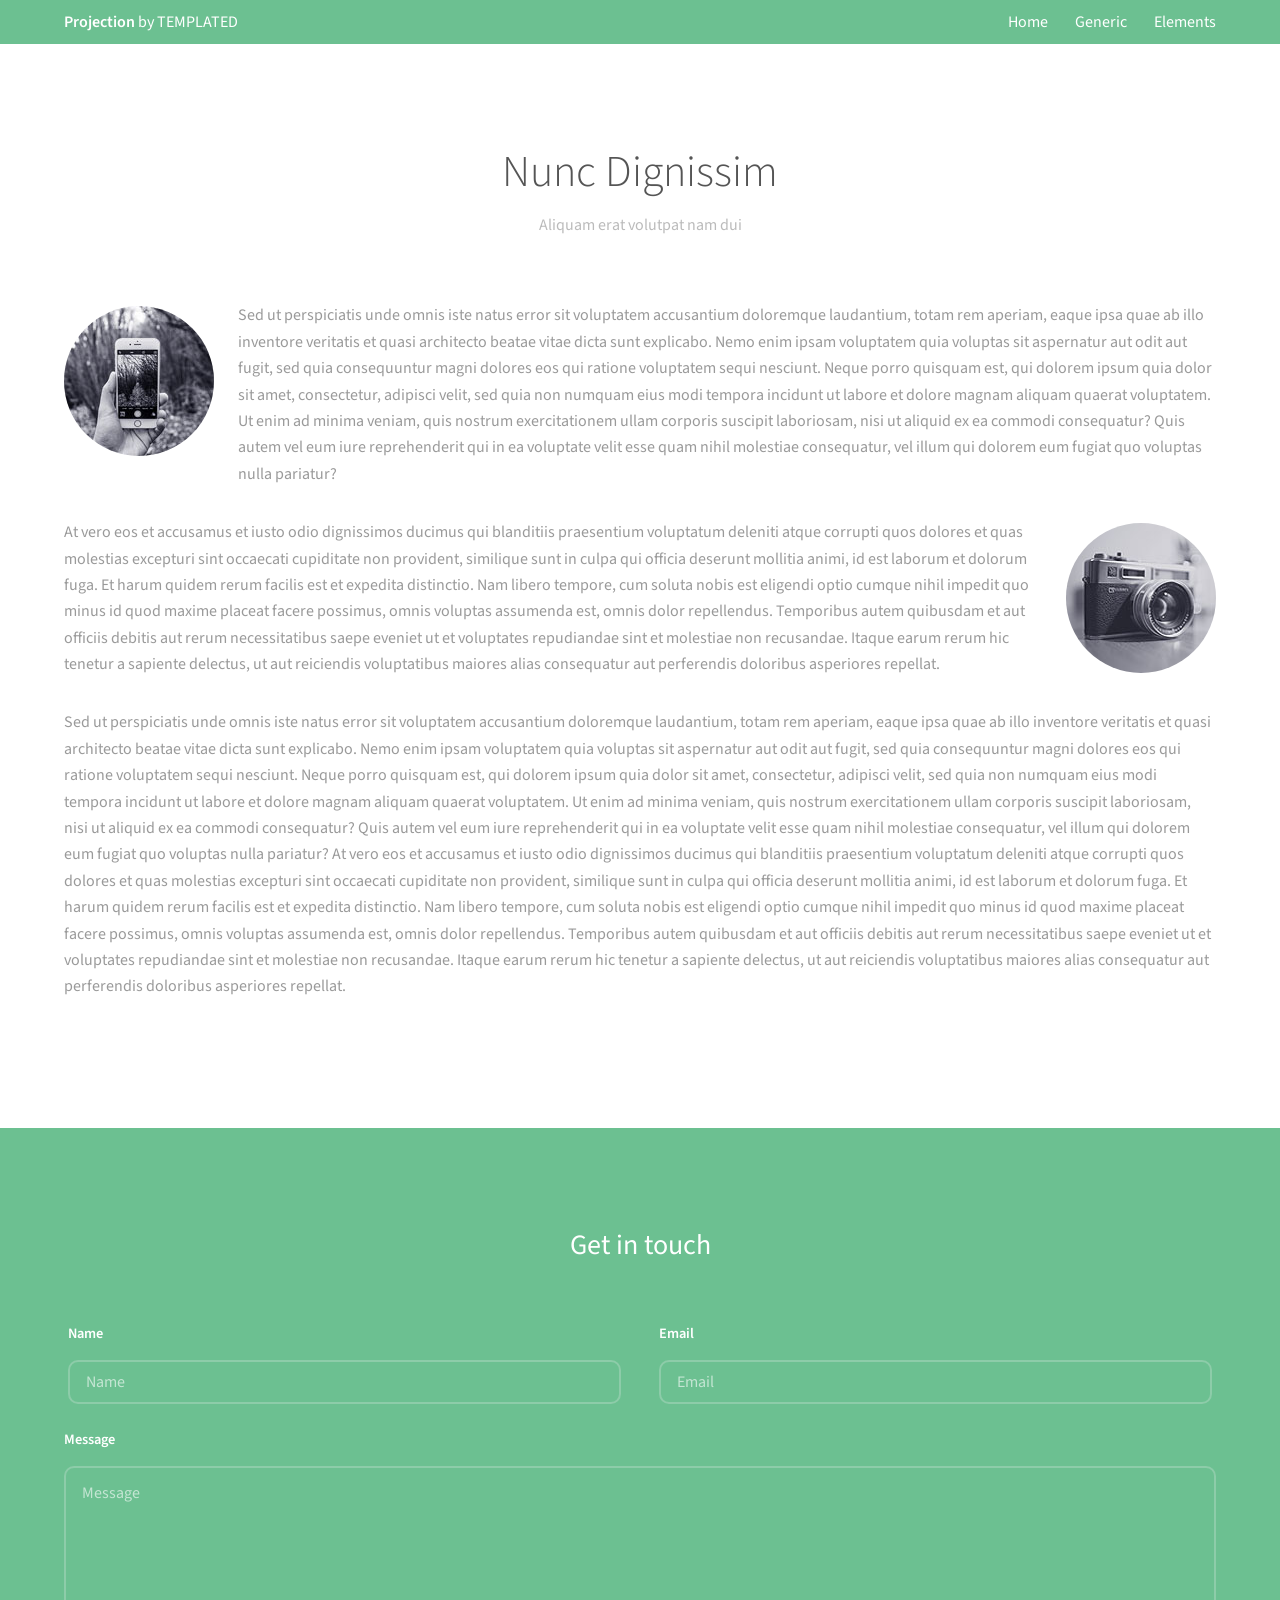
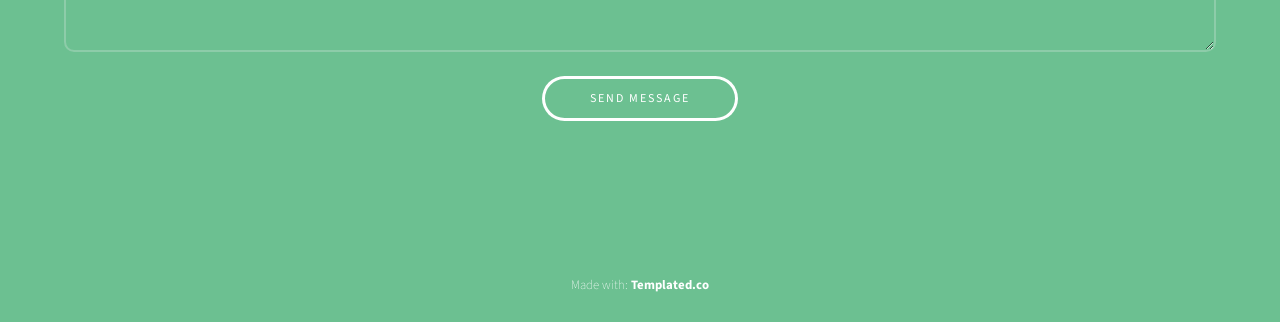
<file: projection/generic.html>
<!DOCTYPE HTML>
<!--
	Projection by TEMPLATED
	templated.co @templatedco
	Released for free under the Creative Commons Attribution 3.0 license (templated.co/license)
--><html><head><title>Generic - Projection by TEMPLATED</title><meta charset="utf-8"><meta name="robots" content="index, follow, max-image-preview:large, max-snippet:-1, max-video-preview:-1"><meta name="viewport" content="width=device-width, initial-scale=1"><link rel="stylesheet" href="assets/css/main.css"></head><body class="subpage">

		<!-- Header -->
			<header id="header"><div class="inner">
					<a href="index.html" class="logo"><strong>Projection</strong> by TEMPLATED</a>
					<nav id="nav"><a href="index.html">Home</a>
						<a href="generic.html">Generic</a>
						<a href="elements.html">Elements</a>
					</nav><a href="#navPanel" class="navPanelToggle"><span class="fa fa-bars"></span></a>
				</div>
			</header><!-- Three --><section id="three" class="wrapper"><div class="inner">
					<header class="align-center"><h2>Nunc Dignissim</h2>
						<p>Aliquam erat volutpat nam dui </p>
					</header><div class="image round left">
						<img src="images/pic01.jpg" alt="Pic 01" width="150" height="150"></div>
					<p>Sed ut perspiciatis unde omnis iste natus error sit voluptatem accusantium doloremque laudantium, totam rem aperiam, eaque ipsa quae ab illo inventore veritatis et quasi architecto beatae vitae dicta sunt explicabo. Nemo enim ipsam voluptatem quia voluptas sit aspernatur aut odit aut fugit, sed quia consequuntur magni dolores eos qui ratione voluptatem sequi nesciunt. Neque porro quisquam est, qui dolorem ipsum quia dolor sit amet, consectetur, adipisci velit, sed quia non numquam eius modi tempora incidunt ut labore et dolore magnam aliquam quaerat voluptatem. Ut enim ad minima veniam, quis nostrum exercitationem ullam corporis suscipit laboriosam, nisi ut aliquid ex ea commodi consequatur? Quis autem vel eum iure reprehenderit qui in ea voluptate velit esse quam nihil molestiae consequatur, vel illum qui dolorem eum fugiat quo voluptas nulla pariatur?</p>

					<div class="image round right">
						<img src="images/pic02.jpg" alt="Pic 02" width="150" height="150"></div>
					<p>At vero eos et accusamus et iusto odio dignissimos ducimus qui blanditiis praesentium voluptatum deleniti atque corrupti quos dolores et quas molestias excepturi sint occaecati cupiditate non provident, similique sunt in culpa qui officia deserunt mollitia animi, id est laborum et dolorum fuga. Et harum quidem rerum facilis est et expedita distinctio. Nam libero tempore, cum soluta nobis est eligendi optio cumque nihil impedit quo minus id quod maxime placeat facere possimus, omnis voluptas assumenda est, omnis dolor repellendus. Temporibus autem quibusdam et aut officiis debitis aut rerum necessitatibus saepe eveniet ut et voluptates repudiandae sint et molestiae non recusandae. Itaque earum rerum hic tenetur a sapiente delectus, ut aut reiciendis voluptatibus maiores alias consequatur aut perferendis doloribus asperiores repellat.</p>

					<p>Sed ut perspiciatis unde omnis iste natus error sit voluptatem accusantium doloremque laudantium, totam rem aperiam, eaque ipsa quae ab illo inventore veritatis et quasi architecto beatae vitae dicta sunt explicabo. Nemo enim ipsam voluptatem quia voluptas sit aspernatur aut odit aut fugit, sed quia consequuntur magni dolores eos qui ratione voluptatem sequi nesciunt. Neque porro quisquam est, qui dolorem ipsum quia dolor sit amet, consectetur, adipisci velit, sed quia non numquam eius modi tempora incidunt ut labore et dolore magnam aliquam quaerat voluptatem. Ut enim ad minima veniam, quis nostrum exercitationem ullam corporis suscipit laboriosam, nisi ut aliquid ex ea commodi consequatur? Quis autem vel eum iure reprehenderit qui in ea voluptate velit esse quam nihil molestiae consequatur, vel illum qui dolorem eum fugiat quo voluptas nulla pariatur? At vero eos et accusamus et iusto odio dignissimos ducimus qui blanditiis praesentium voluptatum deleniti atque corrupti quos dolores et quas molestias excepturi sint occaecati cupiditate non provident, similique sunt in culpa qui officia deserunt mollitia animi, id est laborum et dolorum fuga. Et harum quidem rerum facilis est et expedita distinctio. Nam libero tempore, cum soluta nobis est eligendi optio cumque nihil impedit quo minus id quod maxime placeat facere possimus, omnis voluptas assumenda est, omnis dolor repellendus. Temporibus autem quibusdam et aut officiis debitis aut rerum necessitatibus saepe eveniet ut et voluptates repudiandae sint et molestiae non recusandae. Itaque earum rerum hic tenetur a sapiente delectus, ut aut reiciendis voluptatibus maiores alias consequatur aut perferendis doloribus asperiores repellat.</p>

				</div>
			</section><!-- Footer --><footer id="footer"><div class="inner">

					<h3>Get in touch</h3>

					<form action="#" method="post">

						<div class="field half first">
							<label for="name">Name</label>
							<input name="name" id="name" type="text" placeholder="Name"></div>
						<div class="field half">
							<label for="email">Email</label>
							<input name="email" id="email" type="email" placeholder="Email"></div>
						<div class="field">
							<label for="message">Message</label>
							<textarea name="message" id="message" rows="6" placeholder="Message"></textarea></div>
						<ul class="actions"><li><input value="Send Message" class="button alt" type="submit"></li>
						</ul></form>
				</div>
			</footer><div class="copyright">
			Made with: <a href="https://templated.co/">Templated.co</a>
		</div>

		<!-- Scripts -->
			<script src="assets/js/jquery.min.js"></script><script src="assets/js/skel.min.js"></script><script src="assets/js/util.js"></script><script src="assets/js/main.js"></script></body></html>
</file>
<file: styles.css>
@font-face {
  font-family: "Space Grotesk";
  src: url("assets/space-grotesk-bold.woff2") format("woff2");
  font-style: normal;
  font-weight: 700;
  font-display: swap;
}

:root {
  color-scheme: dark;
  --background: #141610;
  --surface: #202319;
  --ink: #f4f3e8;
  --muted: #bcbeb0;
  --line: #393d2f;
  --accent: #e3f478;
  --accent-hover: #edf9ab;
  --shell: 1184px;
  --display: "Space Grotesk", "Arial", sans-serif;
  --body: "Noto Sans KR", "Apple SD Gothic Neo", "Malgun Gothic", system-ui, sans-serif;
}

* { box-sizing: border-box; }

html { scroll-behavior: smooth; }

body {
  margin: 0;
  background: var(--background);
  color: var(--ink);
  font-family: var(--body);
  line-height: 1.65;
  word-break: keep-all;
}

h1, h2, h3, p, figure { margin: 0; }

a { color: inherit; }

img { display: block; max-width: 100%; }

:focus-visible {
  outline: 2px solid var(--accent);
  outline-offset: 5px;
}

section[id], .contact[id] { scroll-margin-top: 32px; }

.shell {
  width: min(var(--shell), calc(100% - 96px));
  margin-inline: auto;
}

.skip-link {
  position: fixed;
  z-index: 2;
  top: 12px;
  left: 12px;
  padding: 10px 15px;
  color: var(--background);
  background: var(--accent);
  transform: translateY(-150%);
}

.skip-link:focus { transform: translateY(0); }

.site-header { border-bottom: 1px solid var(--line); }

.header-inner, .footer-inner {
  display: flex;
  align-items: center;
  justify-content: space-between;
  gap: 20px;
}

.header-inner { min-height: 76px; }

.wordmark {
  display: inline-flex;
  align-items: center;
  gap: 10px;
  color: var(--ink);
  font: 700 25px/1 var(--display);
  letter-spacing: -.065em;
  text-decoration: none;
  white-space: nowrap;
}

.brand-mark {
  width: 30px;
  height: 30px;
}

.site-nav, .footer-links {
  display: flex;
  align-items: center;
  gap: clamp(12px, 3vw, 36px);
}

.site-nav a, .footer-links a {
  text-decoration: none;
  font-size: 14px;
  white-space: nowrap;
}

.site-nav a:not(.nav-contact), .footer-links a { color: var(--muted); }
.site-nav a:hover, .footer-links a:hover { color: var(--accent-hover); }

.nav-contact {
  padding: 7px 13px;
  border: 1px solid var(--line);
  border-radius: 6px;
}

.nav-contact span { margin-left: 4px; }

.hero {
  position: relative;
  padding-block: clamp(70px, 8vw, 119px) clamp(65px, 7vw, 100px);
}

.eyebrow {
  display: flex;
  align-items: center;
  gap: 9px;
  color: var(--accent);
  font: 700 12px/1.4 var(--display);
  letter-spacing: .15em;
}

.dot {
  display: inline-block;
  flex: none;
  width: 7px;
  height: 7px;
  border-radius: 50%;
  background: var(--accent);
}

.hero h1 {
  margin-top: 22px;
  font: 700 clamp(58px, 9.3vw, 138px)/.91 var(--display);
  letter-spacing: -.085em;
}

.hero h1 em {
  color: var(--accent);
  font-style: normal;
}

.hero-mark {
  position: absolute;
  display: grid;
  place-items: center;
  top: 46%;
  right: 6%;
  width: clamp(150px, 17vw, 235px);
  aspect-ratio: 1;
  border: 1px solid #424735;
  border-radius: 50%;
  color: var(--accent);
  transform: translateY(-50%);
}

.hero-mark::before {
  position: absolute;
  width: 76%;
  aspect-ratio: 1;
  border: 1px dashed #424735;
  border-radius: inherit;
  content: "";
}

.hero-mark::after {
  position: absolute;
  inset: 0;
  border-radius: inherit;
  background: linear-gradient(transparent calc(50% - .5px), #424735 50%, transparent calc(50% + .5px)),
    linear-gradient(90deg, transparent calc(50% - .5px), #424735 50%, transparent calc(50% + .5px));
  content: "";
}

.hero-mark span {
  z-index: 1;
  font: clamp(72px, 8.5vw, 120px)/1 system-ui, sans-serif;
}

.hero-footer {
  display: flex;
  align-items: center;
  justify-content: space-between;
  gap: 20px;
  margin-top: 34px;
  color: var(--muted);
  font-size: clamp(15px, 1.5vw, 18px);
}

.mobile-break { display: none; }

.text-link {
  display: inline-flex;
  align-items: center;
  gap: 10px;
  width: fit-content;
  color: var(--accent);
  font-weight: 700;
  font-size: 14px;
  text-underline-offset: 5px;
}

.text-link:hover { color: var(--accent-hover); }
.text-link span { text-decoration: none; }

.section-heading {
  display: flex;
  align-items: center;
  gap: 19px;
  margin-bottom: 20px;
}

.section-heading h2 {
  color: var(--muted);
  font-size: 14px;
  font-weight: 650;
  white-space: nowrap;
}

.section-rule {
  flex: 1;
  height: 1px;
  background: var(--line);
}

.game-card {
  display: grid;
  grid-template-columns: minmax(0, .78fr) minmax(0, 1.22fr);
  min-height: 436px;
  border: 1px solid var(--line);
  border-radius: 16px;
  background: var(--surface);
}

.game-content {
  align-self: center;
  padding: clamp(29px, 4.6vw, 64px);
}

.game-meta {
  display: flex;
  align-items: center;
  gap: 10px;
  margin-bottom: 18px;
}

.game-meta img {
  flex: none;
  border-radius: 7px;
}

.tags {
  display: flex;
  flex-wrap: wrap;
  gap: 7px;
  margin: 0;
  padding: 0;
  list-style-type: none;
}

.tags li {
  padding: 3px 9px;
  border: 1px solid #484e39;
  border-radius: 5px;
  color: var(--accent);
  font-size: 11px;
}

.game-content h3 {
  font: 700 clamp(42px, 5.4vw, 76px)/.92 var(--display);
  letter-spacing: -.075em;
}

.game-content p {
  max-width: 29ch;
  margin-top: 19px;
  color: var(--muted);
  font-size: 15px;
  line-height: 1.8;
}

.button {
  display: inline-flex;
  align-items: center;
  gap: 16px;
  min-height: 46px;
  margin-top: 25px;
  padding: 8px 15px;
  border-radius: 7px;
  background: var(--accent);
  color: var(--background);
  font: 700 15px/1 var(--display);
  text-decoration: none;
}

.button:hover { background: var(--accent-hover); }

.game-art {
  position: relative;
  overflow: hidden;
  min-height: 100%;
  border-radius: 0 15px 15px 0;
  background: #223d31;
}

.game-art img {
  position: absolute;
  width: 100%;
  height: 100%;
  object-fit: cover;
}

.game-art figcaption {
  position: absolute;
  right: 13px;
  bottom: 13px;
  padding: 4px 8px;
  border-radius: 4px;
  background: #141610;
  color: var(--ink);
  font-size: 11px;
}

.studio { padding-block: clamp(74px, 9vw, 130px); }

.studio-grid {
  display: grid;
  grid-template-columns: minmax(0, 1fr) minmax(0, .7fr);
  align-items: center;
  gap: clamp(30px, 8vw, 100px);
  padding-top: 20px;
}

.studio-grid h3 {
  font-size: clamp(31px, 4.2vw, 55px);
  line-height: 1.25;
  letter-spacing: -.06em;
}

.studio-grid p {
  max-width: 36ch;
  margin-top: 15px;
  color: var(--muted);
}

.studio-grid .studio-status {
  display: flex;
  align-items: center;
  gap: 9px;
  margin-top: 24px;
  font-size: 13px;
}

.contact {
  padding: 25px;
  border: 1px solid var(--line);
  border-radius: 12px;
  background: var(--surface);
}

.contact h3 { font-size: 22px; }
.contact p { margin-top: 7px; font-size: 14px; }
.contact .text-link { margin-top: 9px; overflow-wrap: anywhere; }

.site-footer { border-top: 1px solid var(--line); }

.footer-inner {
  min-height: 80px;
  color: var(--muted);
  font-size: 13px;
}

.privacy-hero, .privacy-content {
  max-width: 760px;
  margin-inline: auto;
}

.privacy-hero {
  padding-block: 68px 28px;
  border-bottom: 1px solid var(--line);
}

.privacy-hero h1 {
  margin-block: 10px;
  font: 700 clamp(42px, 8vw, 82px)/.98 var(--display);
  letter-spacing: -.07em;
}

.privacy-date, .privacy-content { color: var(--muted); }

.privacy-content {
  padding-block: 30px 80px;
  overflow-wrap: anywhere;
}

.privacy-content p { margin-bottom: 1em; }
.privacy-content ul { padding-left: 1.3em; }
.privacy-content li { margin-block: .3em; }
.privacy-content a { color: var(--accent); }

@media (max-width: 880px) {
  .shell { width: calc(100% - 56px); }
  .hero-mark { display: none; }
  .game-card { min-height: 370px; }
}

@media (max-width: 640px) {
  .shell { width: calc(100% - 36px); }
  .header-inner { min-height: 64px; gap: 10px; }
  .wordmark { gap: 7px; font-size: 20px; }
  .brand-mark { width: 25px; height: 25px; }
  .site-nav { gap: clamp(9px, 3vw, 16px); }
  .site-nav a { font-size: 12px; }
  .nav-contact { padding: 5px 7px; }
  .nav-contact span { display: none; }
  .hero h1 { font-size: clamp(42px, 11.75vw, 74px); }
  .hero-footer { align-items: end; margin-top: 25px; gap: 12px; }
  .hero-footer .text-link { flex: none; font-size: 12px; }
  .mobile-break { display: initial; }
  .desktop-break { display: none; }
  .game-card { grid-template-columns: 1fr; }
  .game-art { grid-row: 1; aspect-ratio: 1.45; border-radius: 15px 15px 0 0; }
  .studio-grid { grid-template-columns: 1fr; padding-top: 6px; }
  .footer-inner { min-height: 68px; flex-wrap: wrap; padding-block: 14px; gap: 8px 16px; }
  .footer-links a { font-size: 12px; }
}

@media (prefers-reduced-motion: reduce) {
  html { scroll-behavior: auto; }
}
</file>
<file: projection/assets/css/main.css>
@charset "UTF-8";
@import url(font-awesome.min.css);
@import "https://fonts.googleapis.com/css?family=Source+Sans+Pro:300,400,600";

/*
	Projection by TEMPLATED
	templated.co @templatedco
	Released for free under the Creative Commons Attribution 3.0 license (templated.co/license)
*/

/* Reset */

	html, body, div, span, applet, object, iframe, h1, h2, h3, h4, h5, h6, p, blockquote, pre, a, abbr, acronym, address, big, cite, code, del, dfn, em, img, ins, kbd, q, s, samp, small, strike, strong, sub, sup, tt, var, b, u, i, center, dl, dt, dd, ol, ul, li, fieldset, form, label, legend, table, caption, tbody, tfoot, thead, tr, th, td, article, aside, canvas, details, embed, figure, figcaption, footer, header, hgroup, menu, nav, output, ruby, section, summary, time, mark, audio, video {
		margin: 0;
		padding: 0;
		border: 0;
		font-size: 100%;
		font: inherit;
		vertical-align: baseline;
	}
.image.fit img {
	width: 100%;
	height: auto;
}
	article, aside, details, figcaption, figure, footer, header, hgroup, menu, nav, section {
		display: block;
	}

	body {
		line-height: 1;
	}

	ol, ul {
		list-style: none;
	}

	blockquote, q {
		quotes: none;
	}

	blockquote:before, blockquote:after, q:before, q:after {
		content: '';
		content: none;
	}

	table {
		border-collapse: collapse;
		border-spacing: 0;
	}

	body {
		-webkit-text-size-adjust: none;
	}

/* Box Model */

	*, *:before, *:after {
		-moz-box-sizing: border-box;
		-webkit-box-sizing: border-box;
		box-sizing: border-box;
	}

/* Containers */

	.container {
		margin-left: auto;
		margin-right: auto;
	}

	.container.\31 25\25 {
		width: 100%;
		max-width: 100em;
		min-width: 80em;
	}

	.container.\37 5\25 {
		width: 60em;
	}

	.container.\35 0\25 {
		width: 40em;
	}

	.container.\32 5\25 {
		width: 20em;
	}

	.container {
		width: 80em;
	}

	@media screen and (max-width: 1680px) {

		.container.\31 25\25 {
			width: 100%;
			max-width: 100em;
			min-width: 80em;
		}

		.container.\37 5\25 {
			width: 60em;
		}

		.container.\35 0\25 {
			width: 40em;
		}

		.container.\32 5\25 {
			width: 20em;
		}

		.container {
			width: 80em;
		}

	}

	@media screen and (max-width: 1280px) {

		.container.\31 25\25 {
			width: 100%;
			max-width: 81.25em;
			min-width: 65em;
		}

		.container.\37 5\25 {
			width: 48.75em;
		}

		.container.\35 0\25 {
			width: 32.5em;
		}

		.container.\32 5\25 {
			width: 16.25em;
		}

		.container {
			width: 65em;
		}

	}

	@media screen and (max-width: 980px) {

		.container.\31 25\25 {
			width: 100%;
			max-width: 112.5%;
			min-width: 90%;
		}

		.container.\37 5\25 {
			width: 67.5%;
		}

		.container.\35 0\25 {
			width: 45%;
		}

		.container.\32 5\25 {
			width: 22.5%;
		}

		.container {
			width: 90%;
		}

	}

	@media screen and (max-width: 736px) {

		.container.\31 25\25 {
			width: 100%;
			max-width: 112.5%;
			min-width: 90%;
		}

		.container.\37 5\25 {
			width: 67.5%;
		}

		.container.\35 0\25 {
			width: 45%;
		}

		.container.\32 5\25 {
			width: 22.5%;
		}

		.container {
			width: 90% !important;
		}

	}

	@media screen and (max-width: 480px) {

		.container.\31 25\25 {
			width: 100%;
			max-width: 112.5%;
			min-width: 90%;
		}

		.container.\37 5\25 {
			width: 67.5%;
		}

		.container.\35 0\25 {
			width: 45%;
		}

		.container.\32 5\25 {
			width: 22.5%;
		}

		.container {
			width: 90% !important;
		}

	}

/* Grid */

	.row {
		border-bottom: solid 1px transparent;
		-moz-box-sizing: border-box;
		-webkit-box-sizing: border-box;
		box-sizing: border-box;
	}

	.row > * {
		float: left;
		-moz-box-sizing: border-box;
		-webkit-box-sizing: border-box;
		box-sizing: border-box;
	}

	.row:after, .row:before {
		content: '';
		display: block;
		clear: both;
		height: 0;
	}

	.row.uniform > * > :first-child {
		margin-top: 0;
	}

	.row.uniform > * > :last-child {
		margin-bottom: 0;
	}

	.row.\30 \25 > * {
		padding: 0 0 0 0em;
	}

	.row.\30 \25 {
		margin: 0 0 -1px 0em;
	}

	.row.uniform.\30 \25 > * {
		padding: 0em 0 0 0em;
	}

	.row.uniform.\30 \25 {
		margin: 0em 0 -1px 0em;
	}

	.row > * {
		padding: 0 0 0 2em;
	}

	.row {
		margin: 0 0 -1px -2em;
	}

	.row.uniform > * {
		padding: 2em 0 0 2em;
	}

	.row.uniform {
		margin: -2em 0 -1px -2em;
	}

	.row.\32 00\25 > * {
		padding: 0 0 0 4em;
	}

	.row.\32 00\25 {
		margin: 0 0 -1px -4em;
	}

	.row.uniform.\32 00\25 > * {
		padding: 4em 0 0 4em;
	}

	.row.uniform.\32 00\25 {
		margin: -4em 0 -1px -4em;
	}

	.row.\31 50\25 > * {
		padding: 0 0 0 3em;
	}

	.row.\31 50\25 {
		margin: 0 0 -1px -3em;
	}

	.row.uniform.\31 50\25 > * {
		padding: 3em 0 0 3em;
	}

	.row.uniform.\31 50\25 {
		margin: -3em 0 -1px -3em;
	}

	.row.\35 0\25 > * {
		padding: 0 0 0 1em;
	}

	.row.\35 0\25 {
		margin: 0 0 -1px -1em;
	}

	.row.uniform.\35 0\25 > * {
		padding: 1em 0 0 1em;
	}

	.row.uniform.\35 0\25 {
		margin: -1em 0 -1px -1em;
	}

	.row.\32 5\25 > * {
		padding: 0 0 0 0.5em;
	}

	.row.\32 5\25 {
		margin: 0 0 -1px -0.5em;
	}

	.row.uniform.\32 5\25 > * {
		padding: 0.5em 0 0 0.5em;
	}

	.row.uniform.\32 5\25 {
		margin: -0.5em 0 -1px -0.5em;
	}

	.\31 2u, .\31 2u\24 {
		width: 100%;
		clear: none;
		margin-left: 0;
	}

	.\31 1u, .\31 1u\24 {
		width: 91.6666666667%;
		clear: none;
		margin-left: 0;
	}

	.\31 0u, .\31 0u\24 {
		width: 83.3333333333%;
		clear: none;
		margin-left: 0;
	}

	.\39 u, .\39 u\24 {
		width: 75%;
		clear: none;
		margin-left: 0;
	}

	.\38 u, .\38 u\24 {
		width: 66.6666666667%;
		clear: none;
		margin-left: 0;
	}

	.\37 u, .\37 u\24 {
		width: 58.3333333333%;
		clear: none;
		margin-left: 0;
	}

	.\36 u, .\36 u\24 {
		width: 50%;
		clear: none;
		margin-left: 0;
	}

	.\35 u, .\35 u\24 {
		width: 41.6666666667%;
		clear: none;
		margin-left: 0;
	}

	.\34 u, .\34 u\24 {
		width: 33.3333333333%;
		clear: none;
		margin-left: 0;
	}

	.\33 u, .\33 u\24 {
		width: 25%;
		clear: none;
		margin-left: 0;
	}

	.\32 u, .\32 u\24 {
		width: 16.6666666667%;
		clear: none;
		margin-left: 0;
	}

	.\31 u, .\31 u\24 {
		width: 8.3333333333%;
		clear: none;
		margin-left: 0;
	}

	.\31 2u\24 + *,
	.\31 1u\24 + *,
	.\31 0u\24 + *,
	.\39 u\24 + *,
	.\38 u\24 + *,
	.\37 u\24 + *,
	.\36 u\24 + *,
	.\35 u\24 + *,
	.\34 u\24 + *,
	.\33 u\24 + *,
	.\32 u\24 + *,
	.\31 u\24 + * {
		clear: left;
	}

	.\-11u {
		margin-left: 91.66667%;
	}

	.\-10u {
		margin-left: 83.33333%;
	}

	.\-9u {
		margin-left: 75%;
	}

	.\-8u {
		margin-left: 66.66667%;
	}

	.\-7u {
		margin-left: 58.33333%;
	}

	.\-6u {
		margin-left: 50%;
	}

	.\-5u {
		margin-left: 41.66667%;
	}

	.\-4u {
		margin-left: 33.33333%;
	}

	.\-3u {
		margin-left: 25%;
	}

	.\-2u {
		margin-left: 16.66667%;
	}

	.\-1u {
		margin-left: 8.33333%;
	}

	@media screen and (max-width: 1680px) {

		.row > * {
			padding: 0 0 0 2em;
		}

		.row {
			margin: 0 0 -1px -2em;
		}

		.row.uniform > * {
			padding: 2em 0 0 2em;
		}

		.row.uniform {
			margin: -2em 0 -1px -2em;
		}

		.row.\32 00\25 > * {
			padding: 0 0 0 4em;
		}

		.row.\32 00\25 {
			margin: 0 0 -1px -4em;
		}

		.row.uniform.\32 00\25 > * {
			padding: 4em 0 0 4em;
		}

		.row.uniform.\32 00\25 {
			margin: -4em 0 -1px -4em;
		}

		.row.\31 50\25 > * {
			padding: 0 0 0 3em;
		}

		.row.\31 50\25 {
			margin: 0 0 -1px -3em;
		}

		.row.uniform.\31 50\25 > * {
			padding: 3em 0 0 3em;
		}

		.row.uniform.\31 50\25 {
			margin: -3em 0 -1px -3em;
		}

		.row.\35 0\25 > * {
			padding: 0 0 0 1em;
		}

		.row.\35 0\25 {
			margin: 0 0 -1px -1em;
		}

		.row.uniform.\35 0\25 > * {
			padding: 1em 0 0 1em;
		}

		.row.uniform.\35 0\25 {
			margin: -1em 0 -1px -1em;
		}

		.row.\32 5\25 > * {
			padding: 0 0 0 0.5em;
		}

		.row.\32 5\25 {
			margin: 0 0 -1px -0.5em;
		}

		.row.uniform.\32 5\25 > * {
			padding: 0.5em 0 0 0.5em;
		}

		.row.uniform.\32 5\25 {
			margin: -0.5em 0 -1px -0.5em;
		}

		.\31 2u\28xlarge\29, .\31 2u\24\28xlarge\29 {
			width: 100%;
			clear: none;
			margin-left: 0;
		}

		.\31 1u\28xlarge\29, .\31 1u\24\28xlarge\29 {
			width: 91.6666666667%;
			clear: none;
			margin-left: 0;
		}

		.\31 0u\28xlarge\29, .\31 0u\24\28xlarge\29 {
			width: 83.3333333333%;
			clear: none;
			margin-left: 0;
		}

		.\39 u\28xlarge\29, .\39 u\24\28xlarge\29 {
			width: 75%;
			clear: none;
			margin-left: 0;
		}

		.\38 u\28xlarge\29, .\38 u\24\28xlarge\29 {
			width: 66.6666666667%;
			clear: none;
			margin-left: 0;
		}

		.\37 u\28xlarge\29, .\37 u\24\28xlarge\29 {
			width: 58.3333333333%;
			clear: none;
			margin-left: 0;
		}

		.\36 u\28xlarge\29, .\36 u\24\28xlarge\29 {
			width: 50%;
			clear: none;
			margin-left: 0;
		}

		.\35 u\28xlarge\29, .\35 u\24\28xlarge\29 {
			width: 41.6666666667%;
			clear: none;
			margin-left: 0;
		}

		.\34 u\28xlarge\29, .\34 u\24\28xlarge\29 {
			width: 33.3333333333%;
			clear: none;
			margin-left: 0;
		}

		.\33 u\28xlarge\29, .\33 u\24\28xlarge\29 {
			width: 25%;
			clear: none;
			margin-left: 0;
		}

		.\32 u\28xlarge\29, .\32 u\24\28xlarge\29 {
			width: 16.6666666667%;
			clear: none;
			margin-left: 0;
		}

		.\31 u\28xlarge\29, .\31 u\24\28xlarge\29 {
			width: 8.3333333333%;
			clear: none;
			margin-left: 0;
		}

		.\31 2u\24\28xlarge\29 + *,
		.\31 1u\24\28xlarge\29 + *,
		.\31 0u\24\28xlarge\29 + *,
		.\39 u\24\28xlarge\29 + *,
		.\38 u\24\28xlarge\29 + *,
		.\37 u\24\28xlarge\29 + *,
		.\36 u\24\28xlarge\29 + *,
		.\35 u\24\28xlarge\29 + *,
		.\34 u\24\28xlarge\29 + *,
		.\33 u\24\28xlarge\29 + *,
		.\32 u\24\28xlarge\29 + *,
		.\31 u\24\28xlarge\29 + * {
			clear: left;
		}

		.\-11u\28xlarge\29 {
			margin-left: 91.66667%;
		}

		.\-10u\28xlarge\29 {
			margin-left: 83.33333%;
		}

		.\-9u\28xlarge\29 {
			margin-left: 75%;
		}

		.\-8u\28xlarge\29 {
			margin-left: 66.66667%;
		}

		.\-7u\28xlarge\29 {
			margin-left: 58.33333%;
		}

		.\-6u\28xlarge\29 {
			margin-left: 50%;
		}

		.\-5u\28xlarge\29 {
			margin-left: 41.66667%;
		}

		.\-4u\28xlarge\29 {
			margin-left: 33.33333%;
		}

		.\-3u\28xlarge\29 {
			margin-left: 25%;
		}

		.\-2u\28xlarge\29 {
			margin-left: 16.66667%;
		}

		.\-1u\28xlarge\29 {
			margin-left: 8.33333%;
		}

	}

	@media screen and (max-width: 1280px) {

		.row > * {
			padding: 0 0 0 1.5em;
		}

		.row {
			margin: 0 0 -1px -1.5em;
		}

		.row.uniform > * {
			padding: 1.5em 0 0 1.5em;
		}

		.row.uniform {
			margin: -1.5em 0 -1px -1.5em;
		}

		.row.\32 00\25 > * {
			padding: 0 0 0 3em;
		}

		.row.\32 00\25 {
			margin: 0 0 -1px -3em;
		}

		.row.uniform.\32 00\25 > * {
			padding: 3em 0 0 3em;
		}

		.row.uniform.\32 00\25 {
			margin: -3em 0 -1px -3em;
		}

		.row.\31 50\25 > * {
			padding: 0 0 0 2.25em;
		}

		.row.\31 50\25 {
			margin: 0 0 -1px -2.25em;
		}

		.row.uniform.\31 50\25 > * {
			padding: 2.25em 0 0 2.25em;
		}

		.row.uniform.\31 50\25 {
			margin: -2.25em 0 -1px -2.25em;
		}

		.row.\35 0\25 > * {
			padding: 0 0 0 0.75em;
		}

		.row.\35 0\25 {
			margin: 0 0 -1px -0.75em;
		}

		.row.uniform.\35 0\25 > * {
			padding: 0.75em 0 0 0.75em;
		}

		.row.uniform.\35 0\25 {
			margin: -0.75em 0 -1px -0.75em;
		}

		.row.\32 5\25 > * {
			padding: 0 0 0 0.375em;
		}

		.row.\32 5\25 {
			margin: 0 0 -1px -0.375em;
		}

		.row.uniform.\32 5\25 > * {
			padding: 0.375em 0 0 0.375em;
		}

		.row.uniform.\32 5\25 {
			margin: -0.375em 0 -1px -0.375em;
		}

		.\31 2u\28large\29, .\31 2u\24\28large\29 {
			width: 100%;
			clear: none;
			margin-left: 0;
		}

		.\31 1u\28large\29, .\31 1u\24\28large\29 {
			width: 91.6666666667%;
			clear: none;
			margin-left: 0;
		}

		.\31 0u\28large\29, .\31 0u\24\28large\29 {
			width: 83.3333333333%;
			clear: none;
			margin-left: 0;
		}

		.\39 u\28large\29, .\39 u\24\28large\29 {
			width: 75%;
			clear: none;
			margin-left: 0;
		}

		.\38 u\28large\29, .\38 u\24\28large\29 {
			width: 66.6666666667%;
			clear: none;
			margin-left: 0;
		}

		.\37 u\28large\29, .\37 u\24\28large\29 {
			width: 58.3333333333%;
			clear: none;
			margin-left: 0;
		}

		.\36 u\28large\29, .\36 u\24\28large\29 {
			width: 50%;
			clear: none;
			margin-left: 0;
		}

		.\35 u\28large\29, .\35 u\24\28large\29 {
			width: 41.6666666667%;
			clear: none;
			margin-left: 0;
		}

		.\34 u\28large\29, .\34 u\24\28large\29 {
			width: 33.3333333333%;
			clear: none;
			margin-left: 0;
		}

		.\33 u\28large\29, .\33 u\24\28large\29 {
			width: 25%;
			clear: none;
			margin-left: 0;
		}

		.\32 u\28large\29, .\32 u\24\28large\29 {
			width: 16.6666666667%;
			clear: none;
			margin-left: 0;
		}

		.\31 u\28large\29, .\31 u\24\28large\29 {
			width: 8.3333333333%;
			clear: none;
			margin-left: 0;
		}

		.\31 2u\24\28large\29 + *,
		.\31 1u\24\28large\29 + *,
		.\31 0u\24\28large\29 + *,
		.\39 u\24\28large\29 + *,
		.\38 u\24\28large\29 + *,
		.\37 u\24\28large\29 + *,
		.\36 u\24\28large\29 + *,
		.\35 u\24\28large\29 + *,
		.\34 u\24\28large\29 + *,
		.\33 u\24\28large\29 + *,
		.\32 u\24\28large\29 + *,
		.\31 u\24\28large\29 + * {
			clear: left;
		}

		.\-11u\28large\29 {
			margin-left: 91.66667%;
		}

		.\-10u\28large\29 {
			margin-left: 83.33333%;
		}

		.\-9u\28large\29 {
			margin-left: 75%;
		}

		.\-8u\28large\29 {
			margin-left: 66.66667%;
		}

		.\-7u\28large\29 {
			margin-left: 58.33333%;
		}

		.\-6u\28large\29 {
			margin-left: 50%;
		}

		.\-5u\28large\29 {
			margin-left: 41.66667%;
		}

		.\-4u\28large\29 {
			margin-left: 33.33333%;
		}

		.\-3u\28large\29 {
			margin-left: 25%;
		}

		.\-2u\28large\29 {
			margin-left: 16.66667%;
		}

		.\-1u\28large\29 {
			margin-left: 8.33333%;
		}

	}

	@media screen and (max-width: 980px) {

		.row > * {
			padding: 0 0 0 1.5em;
		}

		.row {
			margin: 0 0 -1px -1.5em;
		}

		.row.uniform > * {
			padding: 1.5em 0 0 1.5em;
		}

		.row.uniform {
			margin: -1.5em 0 -1px -1.5em;
		}

		.row.\32 00\25 > * {
			padding: 0 0 0 3em;
		}

		.row.\32 00\25 {
			margin: 0 0 -1px -3em;
		}

		.row.uniform.\32 00\25 > * {
			padding: 3em 0 0 3em;
		}

		.row.uniform.\32 00\25 {
			margin: -3em 0 -1px -3em;
		}

		.row.\31 50\25 > * {
			padding: 0 0 0 2.25em;
		}

		.row.\31 50\25 {
			margin: 0 0 -1px -2.25em;
		}

		.row.uniform.\31 50\25 > * {
			padding: 2.25em 0 0 2.25em;
		}

		.row.uniform.\31 50\25 {
			margin: -2.25em 0 -1px -2.25em;
		}

		.row.\35 0\25 > * {
			padding: 0 0 0 0.75em;
		}

		.row.\35 0\25 {
			margin: 0 0 -1px -0.75em;
		}

		.row.uniform.\35 0\25 > * {
			padding: 0.75em 0 0 0.75em;
		}

		.row.uniform.\35 0\25 {
			margin: -0.75em 0 -1px -0.75em;
		}

		.row.\32 5\25 > * {
			padding: 0 0 0 0.375em;
		}

		.row.\32 5\25 {
			margin: 0 0 -1px -0.375em;
		}

		.row.uniform.\32 5\25 > * {
			padding: 0.375em 0 0 0.375em;
		}

		.row.uniform.\32 5\25 {
			margin: -0.375em 0 -1px -0.375em;
		}

		.\31 2u\28medium\29, .\31 2u\24\28medium\29 {
			width: 100%;
			clear: none;
			margin-left: 0;
		}

		.\31 1u\28medium\29, .\31 1u\24\28medium\29 {
			width: 91.6666666667%;
			clear: none;
			margin-left: 0;
		}

		.\31 0u\28medium\29, .\31 0u\24\28medium\29 {
			width: 83.3333333333%;
			clear: none;
			margin-left: 0;
		}

		.\39 u\28medium\29, .\39 u\24\28medium\29 {
			width: 75%;
			clear: none;
			margin-left: 0;
		}

		.\38 u\28medium\29, .\38 u\24\28medium\29 {
			width: 66.6666666667%;
			clear: none;
			margin-left: 0;
		}

		.\37 u\28medium\29, .\37 u\24\28medium\29 {
			width: 58.3333333333%;
			clear: none;
			margin-left: 0;
		}

		.\36 u\28medium\29, .\36 u\24\28medium\29 {
			width: 50%;
			clear: none;
			margin-left: 0;
		}

		.\35 u\28medium\29, .\35 u\24\28medium\29 {
			width: 41.6666666667%;
			clear: none;
			margin-left: 0;
		}

		.\34 u\28medium\29, .\34 u\24\28medium\29 {
			width: 33.3333333333%;
			clear: none;
			margin-left: 0;
		}

		.\33 u\28medium\29, .\33 u\24\28medium\29 {
			width: 25%;
			clear: none;
			margin-left: 0;
		}

		.\32 u\28medium\29, .\32 u\24\28medium\29 {
			width: 16.6666666667%;
			clear: none;
			margin-left: 0;
		}

		.\31 u\28medium\29, .\31 u\24\28medium\29 {
			width: 8.3333333333%;
			clear: none;
			margin-left: 0;
		}

		.\31 2u\24\28medium\29 + *,
		.\31 1u\24\28medium\29 + *,
		.\31 0u\24\28medium\29 + *,
		.\39 u\24\28medium\29 + *,
		.\38 u\24\28medium\29 + *,
		.\37 u\24\28medium\29 + *,
		.\36 u\24\28medium\29 + *,
		.\35 u\24\28medium\29 + *,
		.\34 u\24\28medium\29 + *,
		.\33 u\24\28medium\29 + *,
		.\32 u\24\28medium\29 + *,
		.\31 u\24\28medium\29 + * {
			clear: left;
		}

		.\-11u\28medium\29 {
			margin-left: 91.66667%;
		}

		.\-10u\28medium\29 {
			margin-left: 83.33333%;
		}

		.\-9u\28medium\29 {
			margin-left: 75%;
		}

		.\-8u\28medium\29 {
			margin-left: 66.66667%;
		}

		.\-7u\28medium\29 {
			margin-left: 58.33333%;
		}

		.\-6u\28medium\29 {
			margin-left: 50%;
		}

		.\-5u\28medium\29 {
			margin-left: 41.66667%;
		}

		.\-4u\28medium\29 {
			margin-left: 33.33333%;
		}

		.\-3u\28medium\29 {
			margin-left: 25%;
		}

		.\-2u\28medium\29 {
			margin-left: 16.66667%;
		}

		.\-1u\28medium\29 {
			margin-left: 8.33333%;
		}

	}

	@media screen and (max-width: 736px) {

		.row > * {
			padding: 0 0 0 1.25em;
		}

		.row {
			margin: 0 0 -1px -1.25em;
		}

		.row.uniform > * {
			padding: 1.25em 0 0 1.25em;
		}

		.row.uniform {
			margin: -1.25em 0 -1px -1.25em;
		}

		.row.\32 00\25 > * {
			padding: 0 0 0 2.5em;
		}

		.row.\32 00\25 {
			margin: 0 0 -1px -2.5em;
		}

		.row.uniform.\32 00\25 > * {
			padding: 2.5em 0 0 2.5em;
		}

		.row.uniform.\32 00\25 {
			margin: -2.5em 0 -1px -2.5em;
		}

		.row.\31 50\25 > * {
			padding: 0 0 0 1.875em;
		}

		.row.\31 50\25 {
			margin: 0 0 -1px -1.875em;
		}

		.row.uniform.\31 50\25 > * {
			padding: 1.875em 0 0 1.875em;
		}

		.row.uniform.\31 50\25 {
			margin: -1.875em 0 -1px -1.875em;
		}

		.row.\35 0\25 > * {
			padding: 0 0 0 0.625em;
		}

		.row.\35 0\25 {
			margin: 0 0 -1px -0.625em;
		}

		.row.uniform.\35 0\25 > * {
			padding: 0.625em 0 0 0.625em;
		}

		.row.uniform.\35 0\25 {
			margin: -0.625em 0 -1px -0.625em;
		}

		.row.\32 5\25 > * {
			padding: 0 0 0 0.3125em;
		}

		.row.\32 5\25 {
			margin: 0 0 -1px -0.3125em;
		}

		.row.uniform.\32 5\25 > * {
			padding: 0.3125em 0 0 0.3125em;
		}

		.row.uniform.\32 5\25 {
			margin: -0.3125em 0 -1px -0.3125em;
		}

		.\31 2u\28small\29, .\31 2u\24\28small\29 {
			width: 100%;
			clear: none;
			margin-left: 0;
		}

		.\31 1u\28small\29, .\31 1u\24\28small\29 {
			width: 91.6666666667%;
			clear: none;
			margin-left: 0;
		}

		.\31 0u\28small\29, .\31 0u\24\28small\29 {
			width: 83.3333333333%;
			clear: none;
			margin-left: 0;
		}

		.\39 u\28small\29, .\39 u\24\28small\29 {
			width: 75%;
			clear: none;
			margin-left: 0;
		}

		.\38 u\28small\29, .\38 u\24\28small\29 {
			width: 66.6666666667%;
			clear: none;
			margin-left: 0;
		}

		.\37 u\28small\29, .\37 u\24\28small\29 {
			width: 58.3333333333%;
			clear: none;
			margin-left: 0;
		}

		.\36 u\28small\29, .\36 u\24\28small\29 {
			width: 50%;
			clear: none;
			margin-left: 0;
		}

		.\35 u\28small\29, .\35 u\24\28small\29 {
			width: 41.6666666667%;
			clear: none;
			margin-left: 0;
		}

		.\34 u\28small\29, .\34 u\24\28small\29 {
			width: 33.3333333333%;
			clear: none;
			margin-left: 0;
		}

		.\33 u\28small\29, .\33 u\24\28small\29 {
			width: 25%;
			clear: none;
			margin-left: 0;
		}

		.\32 u\28small\29, .\32 u\24\28small\29 {
			width: 16.6666666667%;
			clear: none;
			margin-left: 0;
		}

		.\31 u\28small\29, .\31 u\24\28small\29 {
			width: 8.3333333333%;
			clear: none;
			margin-left: 0;
		}

		.\31 2u\24\28small\29 + *,
		.\31 1u\24\28small\29 + *,
		.\31 0u\24\28small\29 + *,
		.\39 u\24\28small\29 + *,
		.\38 u\24\28small\29 + *,
		.\37 u\24\28small\29 + *,
		.\36 u\24\28small\29 + *,
		.\35 u\24\28small\29 + *,
		.\34 u\24\28small\29 + *,
		.\33 u\24\28small\29 + *,
		.\32 u\24\28small\29 + *,
		.\31 u\24\28small\29 + * {
			clear: left;
		}

		.\-11u\28small\29 {
			margin-left: 91.66667%;
		}

		.\-10u\28small\29 {
			margin-left: 83.33333%;
		}

		.\-9u\28small\29 {
			margin-left: 75%;
		}

		.\-8u\28small\29 {
			margin-left: 66.66667%;
		}

		.\-7u\28small\29 {
			margin-left: 58.33333%;
		}

		.\-6u\28small\29 {
			margin-left: 50%;
		}

		.\-5u\28small\29 {
			margin-left: 41.66667%;
		}

		.\-4u\28small\29 {
			margin-left: 33.33333%;
		}

		.\-3u\28small\29 {
			margin-left: 25%;
		}

		.\-2u\28small\29 {
			margin-left: 16.66667%;
		}

		.\-1u\28small\29 {
			margin-left: 8.33333%;
		}

	}

	@media screen and (max-width: 480px) {

		.row > * {
			padding: 0 0 0 1.25em;
		}

		.row {
			margin: 0 0 -1px -1.25em;
		}

		.row.uniform > * {
			padding: 1.25em 0 0 1.25em;
		}

		.row.uniform {
			margin: -1.25em 0 -1px -1.25em;
		}

		.row.\32 00\25 > * {
			padding: 0 0 0 2.5em;
		}

		.row.\32 00\25 {
			margin: 0 0 -1px -2.5em;
		}

		.row.uniform.\32 00\25 > * {
			padding: 2.5em 0 0 2.5em;
		}

		.row.uniform.\32 00\25 {
			margin: -2.5em 0 -1px -2.5em;
		}

		.row.\31 50\25 > * {
			padding: 0 0 0 1.875em;
		}

		.row.\31 50\25 {
			margin: 0 0 -1px -1.875em;
		}

		.row.uniform.\31 50\25 > * {
			padding: 1.875em 0 0 1.875em;
		}

		.row.uniform.\31 50\25 {
			margin: -1.875em 0 -1px -1.875em;
		}

		.row.\35 0\25 > * {
			padding: 0 0 0 0.625em;
		}

		.row.\35 0\25 {
			margin: 0 0 -1px -0.625em;
		}

		.row.uniform.\35 0\25 > * {
			padding: 0.625em 0 0 0.625em;
		}

		.row.uniform.\35 0\25 {
			margin: -0.625em 0 -1px -0.625em;
		}

		.row.\32 5\25 > * {
			padding: 0 0 0 0.3125em;
		}

		.row.\32 5\25 {
			margin: 0 0 -1px -0.3125em;
		}

		.row.uniform.\32 5\25 > * {
			padding: 0.3125em 0 0 0.3125em;
		}

		.row.uniform.\32 5\25 {
			margin: -0.3125em 0 -1px -0.3125em;
		}

		.\31 2u\28xsmall\29, .\31 2u\24\28xsmall\29 {
			width: 100%;
			clear: none;
			margin-left: 0;
		}

		.\31 1u\28xsmall\29, .\31 1u\24\28xsmall\29 {
			width: 91.6666666667%;
			clear: none;
			margin-left: 0;
		}

		.\31 0u\28xsmall\29, .\31 0u\24\28xsmall\29 {
			width: 83.3333333333%;
			clear: none;
			margin-left: 0;
		}

		.\39 u\28xsmall\29, .\39 u\24\28xsmall\29 {
			width: 75%;
			clear: none;
			margin-left: 0;
		}

		.\38 u\28xsmall\29, .\38 u\24\28xsmall\29 {
			width: 66.6666666667%;
			clear: none;
			margin-left: 0;
		}

		.\37 u\28xsmall\29, .\37 u\24\28xsmall\29 {
			width: 58.3333333333%;
			clear: none;
			margin-left: 0;
		}

		.\36 u\28xsmall\29, .\36 u\24\28xsmall\29 {
			width: 50%;
			clear: none;
			margin-left: 0;
		}

		.\35 u\28xsmall\29, .\35 u\24\28xsmall\29 {
			width: 41.6666666667%;
			clear: none;
			margin-left: 0;
		}

		.\34 u\28xsmall\29, .\34 u\24\28xsmall\29 {
			width: 33.3333333333%;
			clear: none;
			margin-left: 0;
		}

		.\33 u\28xsmall\29, .\33 u\24\28xsmall\29 {
			width: 25%;
			clear: none;
			margin-left: 0;
		}

		.\32 u\28xsmall\29, .\32 u\24\28xsmall\29 {
			width: 16.6666666667%;
			clear: none;
			margin-left: 0;
		}

		.\31 u\28xsmall\29, .\31 u\24\28xsmall\29 {
			width: 8.3333333333%;
			clear: none;
			margin-left: 0;
		}

		.\31 2u\24\28xsmall\29 + *,
		.\31 1u\24\28xsmall\29 + *,
		.\31 0u\24\28xsmall\29 + *,
		.\39 u\24\28xsmall\29 + *,
		.\38 u\24\28xsmall\29 + *,
		.\37 u\24\28xsmall\29 + *,
		.\36 u\24\28xsmall\29 + *,
		.\35 u\24\28xsmall\29 + *,
		.\34 u\24\28xsmall\29 + *,
		.\33 u\24\28xsmall\29 + *,
		.\32 u\24\28xsmall\29 + *,
		.\31 u\24\28xsmall\29 + * {
			clear: left;
		}

		.\-11u\28xsmall\29 {
			margin-left: 91.66667%;
		}

		.\-10u\28xsmall\29 {
			margin-left: 83.33333%;
		}

		.\-9u\28xsmall\29 {
			margin-left: 75%;
		}

		.\-8u\28xsmall\29 {
			margin-left: 66.66667%;
		}

		.\-7u\28xsmall\29 {
			margin-left: 58.33333%;
		}

		.\-6u\28xsmall\29 {
			margin-left: 50%;
		}

		.\-5u\28xsmall\29 {
			margin-left: 41.66667%;
		}

		.\-4u\28xsmall\29 {
			margin-left: 33.33333%;
		}

		.\-3u\28xsmall\29 {
			margin-left: 25%;
		}

		.\-2u\28xsmall\29 {
			margin-left: 16.66667%;
		}

		.\-1u\28xsmall\29 {
			margin-left: 8.33333%;
		}

	}

/* Basic */

	@-ms-viewport {
		width: device-width;
	}

	body {
		-ms-overflow-style: scrollbar;
	}

	@media screen and (max-width: 480px) {

		html, body {
			min-width: 320px;
		}

	}

	body {
		background: #fff;
	}

		body.is-loading *, body.is-loading *:before, body.is-loading *:after {
			-moz-animation: none !important;
			-webkit-animation: none !important;
			-ms-animation: none !important;
			animation: none !important;
			-moz-transition: none !important;
			-webkit-transition: none !important;
			-ms-transition: none !important;
			transition: none !important;
		}

/* Type */

	body, input, select, textarea {
		color: #9a9a9a;
		font-family: "Source Sans Pro", Arial, Helvetica, sans-serif;
		font-size: 14pt;
		font-weight: 400;
		line-height: 1.65;
	}

		@media screen and (max-width: 1680px) {

			body, input, select, textarea {
				font-size: 12pt;
			}

		}

		@media screen and (max-width: 1280px) {

			body, input, select, textarea {
				font-size: 12pt;
			}

		}

		@media screen and (max-width: 980px) {

			body, input, select, textarea {
				font-size: 12pt;
			}

		}

		@media screen and (max-width: 736px) {

			body, input, select, textarea {
				font-size: 12pt;
			}

		}

		@media screen and (max-width: 480px) {

			body, input, select, textarea {
				font-size: 12pt;
			}

		}

	a {
		color: #6cc091;
		text-decoration: underline;
	}

		a:hover {
			text-decoration: none;
		}

	strong, b {
		color: #555;
		font-weight: 600;
	}

	em, i {
		font-style: italic;
	}

	p {
		margin: 0 0 2em 0;
	}

	h1, h2, h3, h4, h5, h6 {
		color: #555;
		font-weight: 400;
		line-height: 1.5;
		margin: 0 0 1em 0;
	}

		h1 a, h2 a, h3 a, h4 a, h5 a, h6 a {
			color: inherit;
			text-decoration: none;
		}

	h2 {
		font-size: 1.85em;
		font-weight: 300;
	}

	h3 {
		font-size: 1.75em;
	}

		@media screen and (max-width: 480px) {

			h3 {
				font-size: 1.25em;
			}

		}

	h4 {
		font-size: 1.5em;
	}

	h5 {
		font-size: 0.9em;
	}

	h6 {
		font-size: 0.7em;
	}

	sub {
		font-size: 0.8em;
		position: relative;
		top: 0.5em;
	}

	sup {
		font-size: 0.8em;
		position: relative;
		top: -0.5em;
	}

	blockquote {
		border-left: solid 4px #dbdbdb;
		font-style: italic;
		margin: 0 0 2em 0;
		padding: 0.5em 0 0.5em 2em;
	}

	code {
		background: rgba(144, 144, 144, 0.075);
		border-radius: 0;
		border: solid 1px #dbdbdb;
		font-family: "Courier New", monospace;
		font-size: 0.9em;
		margin: 0 0.25em;
		padding: 0.25em 0.65em;
	}

	pre {
		-webkit-overflow-scrolling: touch;
		font-family: "Courier New", monospace;
		font-size: 0.9em;
		margin: 0 0 2em 0;
	}

		pre code {
			display: block;
			line-height: 1.75;
			padding: 1em 1.5em;
			overflow-x: auto;
		}

	hr {
		border: 0;
		border-bottom: solid 1px #dbdbdb;
		margin: 2em 0;
	}

		hr.major {
			margin: 3em 0;
		}

	.align-left {
		text-align: left;
	}

	.align-center {
		text-align: center;
	}

	.align-right {
		text-align: right;
	}

	.inner {
		max-width: 75em;
		margin: 0 auto;
	}

		@media screen and (max-width: 1280px) {

			.inner {
				max-width: 90%;
			}

		}

		@media screen and (max-width: 480px) {

			.inner {
				max-width: 90%;
			}

		}

/* Section/Article */

	section.special, article.special {
		text-align: center;
	}

		section.special article, article.special article {
			text-align: left;
		}

	section.wrapper, article.wrapper {
		padding: 6em 0;
	}

		section.wrapper header, article.wrapper header {
			margin-bottom: 4em;
		}

			section.wrapper header h2, article.wrapper header h2 {
				font-size: 2.75em;
				margin: 0 0 .5em 0;
			}

			section.wrapper header p, article.wrapper header p {
				font-size: 1em;
			}

		section.wrapper article header, article.wrapper article header {
			margin: 0;
		}

		@media screen and (max-width: 980px) {

			section.wrapper, article.wrapper {
				padding: 4em 0;
			}

		}

		@media screen and (max-width: 736px) {

			section.wrapper, article.wrapper {
				padding: 3em 0;
			}

				section.wrapper header, article.wrapper header {
					margin-bottom: 2em;
				}

					section.wrapper header h2, article.wrapper header h2 {
						font-size: 2em;
					}

					section.wrapper header p, article.wrapper header p {
						font-size: .9em;
					}

		}

		@media screen and (max-width: 480px) {

			section.wrapper article, article.wrapper article {
				text-align: center;
			}

		}

	header p {
		color: #bbb;
		position: relative;
		margin: 0 0 1.5em 0;
	}

	header h2 + p {
		font-size: 1.25em;
		margin-top: -1em;
	}

	header h3 + p {
		font-size: 1.1em;
		margin-top: -0.8em;
	}

	header h4 + p,
	header h5 + p,
	header h6 + p {
		font-size: 0.9em;
		margin-top: -0.6em;
	}

/* Flex */

	.flex {
		display: -ms-flexbox;
		-ms-flex-wrap: wrap;
		-ms-flex-pack: justify;
		-moz-justify-content: space-between;
		-webkit-justify-content: space-between;
		-ms-justify-content: space-between;
		justify-content: space-between;
		display: -moz-flex;
		display: -webkit-flex;
		display: -ms-flex;
		display: flex;
		-moz-flex-wrap: wrap;
		-webkit-flex-wrap: wrap;
		-ms-flex-wrap: wrap;
		flex-wrap: wrap;
		width: 100%;
	}

		.flex.flex-2 {
			-moz-justify-content: space-between;
			-webkit-justify-content: space-between;
			-ms-justify-content: space-between;
			justify-content: space-between;
		}

			.flex.flex-2 article {
				width: 50%;
			}

		@media screen and (max-width: 980px) {

			.flex.flex-2 article {
				width: 100%;
				margin-bottom: 3em;
			}

				.flex.flex-2 article:last-child {
					margin-bottom: 0;
				}

		}

		@media screen and (max-width: 480px) {

			.flex.flex-2 br {
				display: none;
			}

		}

/* Form */

	form {
		margin: 0 0 2em 0;
	}

		form .field {
			margin-bottom: 1.5em;
		}

			form .field.half {
				display: inline-block;
				width: 48%;
			}

				form .field.half.first {
					margin-right: 3%;
				}

		@media screen and (max-width: 980px) {

			form .field.half {
				display: block;
				width: 100%;
			}

				form .field.half.first {
					margin-right: 0;
				}

		}

	label {
		color: #555;
		display: block;
		font-size: 0.9em;
		font-weight: 600;
		margin: 0 0 1em 0;
	}

	input[type="text"],
	input[type="password"],
	input[type="email"],
	input[type="tel"],
	select,
	textarea {
		-moz-appearance: none;
		-webkit-appearance: none;
		-ms-appearance: none;
		appearance: none;
		background: #6cc091;
		border-radius: 10px;
		border: none;
		border: solid 2px #8dcca9;
		color: #fff;
		display: block;
		outline: 0;
		padding: 0 1em;
		text-decoration: none;
		width: 100%;
	}

		input[type="text"]:invalid,
		input[type="password"]:invalid,
		input[type="email"]:invalid,
		input[type="tel"]:invalid,
		select:invalid,
		textarea:invalid {
			box-shadow: none;
		}

		input[type="text"]:focus,
		input[type="password"]:focus,
		input[type="email"]:focus,
		input[type="tel"]:focus,
		select:focus,
		textarea:focus {
			border-color: #4bae77;
			box-shadow: 0 0 0 1px #4bae77;
		}

	.select-wrapper {
		text-decoration: none;
		display: block;
		position: relative;
	}

		.select-wrapper:before {
			content: "";
			-moz-osx-font-smoothing: grayscale;
			-webkit-font-smoothing: antialiased;
			font-family: FontAwesome;
			font-style: normal;
			font-weight: normal;
			text-transform: none !important;
		}

		.select-wrapper:before {
			color: #fff;
			display: block;
			height: 2.75em;
			line-height: 2.75em;
			pointer-events: none;
			position: absolute;
			right: 0;
			text-align: center;
			top: 0;
			width: 2.75em;
		}

		.select-wrapper select::-ms-expand {
			display: none;
		}

	input[type="text"],
	input[type="password"],
	input[type="email"],
	select {
		height: 2.75em;
	}

	textarea {
		padding: 0.75em 1em;
	}

	input[type="checkbox"],
	input[type="radio"] {
		-moz-appearance: none;
		-webkit-appearance: none;
		-ms-appearance: none;
		appearance: none;
		display: block;
		float: left;
		margin-right: -2em;
		opacity: 0;
		width: 1em;
		z-index: -1;
	}

		input[type="checkbox"] + label,
		input[type="radio"] + label {
			text-decoration: none;
			color: #9a9a9a;
			cursor: pointer;
			display: inline-block;
			font-size: 1em;
			font-weight: 400;
			padding-left: 2.4em;
			padding-right: 0.75em;
			position: relative;
		}

			input[type="checkbox"] + label:before,
			input[type="radio"] + label:before {
				-moz-osx-font-smoothing: grayscale;
				-webkit-font-smoothing: antialiased;
				font-family: FontAwesome;
				font-style: normal;
				font-weight: normal;
				text-transform: none !important;
			}

			input[type="checkbox"] + label:before,
			input[type="radio"] + label:before {
				background: rgba(144, 144, 144, 0.075);
				border-radius: 0;
				border: solid 1px #8dcca9;
				content: '';
				display: inline-block;
				height: 1.65em;
				left: 0;
				line-height: 1.58125em;
				position: absolute;
				text-align: center;
				top: 0;
				width: 1.65em;
			}

		input[type="checkbox"]:checked + label:before,
		input[type="radio"]:checked + label:before {
			background: #6cc091;
			border-color: #6cc091;
			color: #ffffff;
			content: '\f00c';
		}

		input[type="checkbox"]:focus + label:before,
		input[type="radio"]:focus + label:before {
			border-color: #6cc091;
			box-shadow: 0 0 0 1px #6cc091;
		}

	input[type="checkbox"] + label:before {
		border-radius: 0;
	}

	input[type="radio"] + label:before {
		border-radius: 100%;
	}

	::-webkit-input-placeholder {
		color: #c4e5d3 !important;
		opacity: 1.0;
	}

	:-moz-placeholder {
		color: #c4e5d3 !important;
		opacity: 1.0;
	}

	::-moz-placeholder {
		color: #c4e5d3 !important;
		opacity: 1.0;
	}

	:-ms-input-placeholder {
		color: #c4e5d3 !important;
		opacity: 1.0;
	}

	.formerize-placeholder {
		color: #c4e5d3 !important;
		opacity: 1.0;
	}

/* Box */

	.box {
		border: solid 1px #dbdbdb;
		margin-bottom: 2em;
		padding: 1.5em;
	}

		.box > :last-child,
		.box > :last-child > :last-child,
		.box > :last-child > :last-child > :last-child {
			margin-bottom: 0;
		}

		.box.alt {
			border: 0;
			border-radius: 0;
			padding: 0;
		}

		.box.person {
			border: solid 1px #8dcca9;
			padding: 3em 1.5em;
		}

			.box.person h3 {
				margin: 0;
			}

			.box.person .image {
				margin-bottom: 1em;
			}

				.box.person .image img {
					max-width: 100%;
				}

/* Icon */

	.icon {
		text-decoration: none;
		border-bottom: none;
		position: relative;
	}

		.icon:before {
			-moz-osx-font-smoothing: grayscale;
			-webkit-font-smoothing: antialiased;
			font-family: FontAwesome;
			font-style: normal;
			font-weight: normal;
			text-transform: none !important;
		}

		.icon > .label {
			display: none;
		}

/* Image */

	.image {
		border-radius: 0;
		border: 0;
		display: inline-block;
		position: relative;
	}

		.image img {
			border-radius: 0;
			display: block;
		}

		.image.left, .image.right {
			max-width: 40%;
		}

			.image.left img, .image.right img {
				width: 100%;
			}

		.image.round img {
			border-radius: 100%;
		}

		.image.left {
			float: left;
			padding: 0 1.5em 1em 0;
			top: 0.25em;
		}

		.image.right {
			float: right;
			padding: 0 0 1em 1.5em;
			top: 0.25em;
		}

		.image.fit {
			display: block;
			margin: 0 0 2em 0;
			width: 100%;
		}

			.image.fit img {
				width: 100%;
			}

		.image.main {
			display: block;
			margin: 0 0 3em 0;
			width: 100%;
		}

			.image.main img {
				width: 100%;
			}

/* List */

	ol {
		list-style: decimal;
		margin: 0 0 2em 0;
		padding-left: 1.25em;
	}

		ol li {
			padding-left: 0.25em;
		}

	ul {
		list-style: disc;
		margin: 0 0 2em 0;
		padding-left: 1em;
	}

		ul li {
			padding-left: 0.5em;
		}

		ul.alt {
			list-style: none;
			padding-left: 0;
		}

			ul.alt li {
				border-top: solid 1px #dbdbdb;
				padding: 0.5em 0;
			}

				ul.alt li:first-child {
					border-top: 0;
					padding-top: 0;
				}

			ul.alt.dark li {
				border-top: solid 1px rgba(0, 0, 0, 0.25);
			}

		ul.icons {
			cursor: default;
			list-style: none;
			padding-left: 0;
		}

			ul.icons li {
				display: inline-block;
				padding: 0 1em 0 0;
			}

				ul.icons li:last-child {
					padding-right: 0;
				}

				ul.icons li .icon:before {
					font-size: 2em;
				}

		ul.actions {
			cursor: default;
			list-style: none;
			padding-left: 0;
		}

			ul.actions li {
				display: inline-block;
				padding: 0 1em 0 0;
				vertical-align: middle;
			}

				ul.actions li:last-child {
					padding-right: 0;
				}

			ul.actions.small li {
				padding: 0 0.5em 0 0;
			}

			ul.actions.vertical li {
				display: block;
				padding: 1em 0 0 0;
			}

				ul.actions.vertical li:first-child {
					padding-top: 0;
				}

				ul.actions.vertical li > * {
					margin-bottom: 0;
				}

			ul.actions.vertical.small li {
				padding: 0.5em 0 0 0;
			}

				ul.actions.vertical.small li:first-child {
					padding-top: 0;
				}

			ul.actions.fit {
				display: table;
				margin-left: -1em;
				padding: 0;
				table-layout: fixed;
				width: calc(100% + 1em);
			}

				ul.actions.fit li {
					display: table-cell;
					padding: 0 0 0 1em;
				}

					ul.actions.fit li > * {
						margin-bottom: 0;
					}

				ul.actions.fit.small {
					margin-left: -0.5em;
					width: calc(100% + 0.5em);
				}

					ul.actions.fit.small li {
						padding: 0 0 0 0.5em;
					}

			@media screen and (max-width: 480px) {

				ul.actions {
					margin: 0 0 2em 0;
				}

					ul.actions li {
						padding: 1em 0 0 0;
						display: block;
						text-align: center;
						width: 100%;
					}

						ul.actions li:first-child {
							padding-top: 0;
						}

						ul.actions li > * {
							width: 100%;
							margin: 0 !important;
						}

							ul.actions li > *.icon:before {
								margin-left: -2em;
							}

					ul.actions.small li {
						padding: 0.5em 0 0 0;
					}

						ul.actions.small li:first-child {
							padding-top: 0;
						}

			}

	dl {
		margin: 0 0 2em 0;
	}

		dl dt {
			display: block;
			font-weight: 600;
			margin: 0 0 1em 0;
		}

		dl dd {
			margin-left: 2em;
		}

/* Table */

	.table-wrapper {
		-webkit-overflow-scrolling: touch;
		overflow-x: auto;
	}

	table {
		margin: 0 0 2em 0;
		width: 100%;
	}

		table tbody tr {
			border: solid 1px #dbdbdb;
			border-left: 0;
			border-right: 0;
		}

			table tbody tr:nth-child(2n + 1) {
				background-color: rgba(144, 144, 144, 0.075);
			}

		table td {
			padding: 0.75em 0.75em;
		}

		table th {
			color: #555;
			font-size: 0.9em;
			font-weight: 600;
			padding: 0 0.75em 0.75em 0.75em;
			text-align: left;
		}

		table thead {
			border-bottom: solid 2px #dbdbdb;
		}

		table tfoot {
			border-top: solid 2px #dbdbdb;
		}

		table.alt {
			border-collapse: separate;
		}

			table.alt tbody tr td {
				border: solid 1px #dbdbdb;
				border-left-width: 0;
				border-top-width: 0;
			}

				table.alt tbody tr td:first-child {
					border-left-width: 1px;
				}

			table.alt tbody tr:first-child td {
				border-top-width: 1px;
			}

			table.alt thead {
				border-bottom: 0;
			}

			table.alt tfoot {
				border-top: 0;
			}

/* Button */

	input[type="submit"],
	input[type="reset"],
	input[type="button"],
	button,
	.button {
		-moz-appearance: none;
		-webkit-appearance: none;
		-ms-appearance: none;
		appearance: none;
		-moz-transition: background-color 0.2s ease-in-out, color 0.2s ease-in-out;
		-webkit-transition: background-color 0.2s ease-in-out, color 0.2s ease-in-out;
		-ms-transition: background-color 0.2s ease-in-out, color 0.2s ease-in-out;
		transition: background-color 0.2s ease-in-out, color 0.2s ease-in-out;
		background-color: transparent;
		box-shadow: inset 0 0 0 3px #6cc091;
		color: #6cc091 !important;
		border-radius: 30px;
		border: 0;
		cursor: pointer;
		display: inline-block;
		font-size: .75em;
		font-weight: 400;
		height: 3.75em;
		line-height: 3.85em;
		letter-spacing: 2px;
		padding: 0 4em;
		text-align: center;
		text-decoration: none;
		text-transform: uppercase;
		white-space: nowrap;
	}

		input[type="submit"]:hover,
		input[type="reset"]:hover,
		input[type="button"]:hover,
		button:hover,
		.button:hover {
			background-color: rgba(108, 192, 145, 0.15);
		}

		input[type="submit"]:active,
		input[type="reset"]:active,
		input[type="button"]:active,
		button:active,
		.button:active {
			background-color: rgba(108, 192, 145, 0.15);
		}

		input[type="submit"].icon,
		input[type="reset"].icon,
		input[type="button"].icon,
		button.icon,
		.button.icon {
			padding-left: 1.35em;
		}

			input[type="submit"].icon:before,
			input[type="reset"].icon:before,
			input[type="button"].icon:before,
			button.icon:before,
			.button.icon:before {
				margin-right: 0.5em;
			}

		input[type="submit"].fit,
		input[type="reset"].fit,
		input[type="button"].fit,
		button.fit,
		.button.fit {
			display: block;
			margin: 0 0 1em 0;
			width: 100%;
		}

		input[type="submit"].small,
		input[type="reset"].small,
		input[type="button"].small,
		button.small,
		.button.small {
			font-size: 0.8em;
		}

		input[type="submit"].big,
		input[type="reset"].big,
		input[type="button"].big,
		button.big,
		.button.big {
			font-size: 1.35em;
		}

		input[type="submit"].alt,
		input[type="reset"].alt,
		input[type="button"].alt,
		button.alt,
		.button.alt {
			background-color: transparent;
			box-shadow: inset 0 0 0 3px #FFF;
			color: #fff !important;
		}

			input[type="submit"].alt:hover,
			input[type="reset"].alt:hover,
			input[type="button"].alt:hover,
			button.alt:hover,
			.button.alt:hover {
				background-color: #7ec89e;
			}

			input[type="submit"].alt:active,
			input[type="reset"].alt:active,
			input[type="button"].alt:active,
			button.alt:active,
			.button.alt:active {
				background-color: #7ec89e;
			}

			input[type="submit"].alt.icon:before,
			input[type="reset"].alt.icon:before,
			input[type="button"].alt.icon:before,
			button.alt.icon:before,
			.button.alt.icon:before {
				color: #bbb;
			}

		input[type="submit"].special,
		input[type="reset"].special,
		input[type="button"].special,
		button.special,
		.button.special {
			background-color: #6cc091;
			color: #ffffff !important;
		}

			input[type="submit"].special:hover,
			input[type="reset"].special:hover,
			input[type="button"].special:hover,
			button.special:hover,
			.button.special:hover {
				background-color: #7ec89e;
			}

			input[type="submit"].special:active,
			input[type="reset"].special:active,
			input[type="button"].special:active,
			button.special:active,
			.button.special:active {
				background-color: #5ab884;
			}

		input[type="submit"].disabled, input[type="submit"]:disabled,
		input[type="reset"].disabled,
		input[type="reset"]:disabled,
		input[type="button"].disabled,
		input[type="button"]:disabled,
		button.disabled,
		button:disabled,
		.button.disabled,
		.button:disabled {
			background-color: #9a9a9a !important;
			box-shadow: inset 0 -0.15em 0 0 rgba(0, 0, 0, 0.15);
			color: #fff !important;
			cursor: default;
			opacity: 0.25;
		}

		@media screen and (max-width: 480px) {

			input[type="submit"],
			input[type="reset"],
			input[type="button"],
			button,
			.button {
				padding: 0;
				width: 100%;
			}

		}

/* Header */

	.subpage {
		padding-top: 44px;
	}

		.subpage #header {
			background: #6cc091;
			top: 0;
			height: 44px;
			line-height: 44px;
			position: fixed;
		}

	#header {
		color: #fff;
		cursor: default;
		height: 3.25em;
		left: 0;
		line-height: 3.25em;
		position: absolute;
		text-align: right;
		top: 2em;
		width: 100%;
		z-index: 10001;
	}

		#header .inner {
			margin: 0 auto;
			position: relative;
		}

		#header .logo {
			color: #ffffff;
			display: inline-block;
			font-weight: 400;
			height: inherit;
			left: 0;
			line-height: inherit;
			margin: 0;
			padding: 0;
			position: absolute;
			top: 0;
			font-size: 1em;
		}

			#header .logo strong {
				color: #ffffff;
				font-weight: 600;
			}

		#header a {
			-moz-transition: color 0.2s ease-in-out;
			-webkit-transition: color 0.2s ease-in-out;
			-ms-transition: color 0.2s ease-in-out;
			transition: color 0.2s ease-in-out;
			display: inline-block;
			padding: 0 0.75em;
			color: inherit;
			text-decoration: none;
			font-size: 1em;
		}

			#header a:hover {
				color: #ffffff;
			}

			#header a:last-child {
				padding-right: 0;
			}

			#header a.navPanelToggle {
				display: none;
				text-decoration: none;
				height: 4em;
				width: 4em;
				z-index: 10003;
			}

				#header a.navPanelToggle .fa {
					font-size: 1.25em;
				}

				@media screen and (max-width: 980px) {

					#header a.navPanelToggle {
						display: inline-block;
					}

				}

			@media screen and (max-width: 736px) {

				#header a {
					padding: 0 0.5em;
				}

			}

	@media screen and (max-width: 980px) {

		#header {
			top: 1em;
		}

	}

	@media screen and (max-width: 736px) {

		#header {
			top: .5em;
		}

	}

	@media screen and (max-width: 480px) {

		#header {
			font-size: .9em;
		}

	}

/* Nav */

	@media screen and (max-width: 980px) {

		#nav {
			display: none;
		}

	}

	#navPanel {
		-moz-transform: translatex(20em);
		-webkit-transform: translatex(20em);
		-ms-transform: translatex(20em);
		transform: translatex(20em);
		-moz-transition: -moz-transform 0.2s ease-in-out, visibility 0.2s ease-in-out;
		-webkit-transition: -webkit-transform 0.2s ease-in-out, visibility 0.2s ease-in-out;
		-ms-transition: -ms-transform 0.2s ease-in-out, visibility 0.2s ease-in-out;
		transition: transform 0.2s ease-in-out, visibility 0.2s ease-in-out;
		-webkit-overflow-scrolling: touch;
		visibility: hidden;
		overflow-y: auto;
		position: fixed;
		right: 0;
		top: 0;
		background: #6cc091;
		color: #daefe3;
		height: 100%;
		max-width: 80%;
		width: 20em;
		padding: 0.5em 1.25em;
		z-index: 10010;
	}

		#navPanel.visible {
			-moz-transform: translatex(0);
			-webkit-transform: translatex(0);
			-ms-transform: translatex(0);
			transform: translatex(0);
			box-shadow: 0 0 1.5em 0 rgba(0, 0, 0, 0.2);
			visibility: visible;
		}

		#navPanel a:not(.close) {
			border-top: solid 1px #8dcca9;
			color: #daefe3;
			font-weight: 600;
			display: block;
			padding: 0.75em 0;
			text-decoration: none;
			font-weight: 400;
		}

			#navPanel a:not(.close):first-child {
				border: none;
			}

		#navPanel .close {
			text-decoration: none;
			-moz-transition: color 0.2s ease-in-out;
			-webkit-transition: color 0.2s ease-in-out;
			-ms-transition: color 0.2s ease-in-out;
			transition: color 0.2s ease-in-out;
			-webkit-tap-highlight-color: transparent;
			border: 0;
			color: #daefe3;
			cursor: pointer;
			display: block;
			height: 4em;
			padding-right: 1.25em;
			position: absolute;
			right: 0;
			text-align: right;
			top: 0;
			vertical-align: middle;
			width: 5em;
		}

			#navPanel .close:before {
				-moz-osx-font-smoothing: grayscale;
				-webkit-font-smoothing: antialiased;
				font-family: FontAwesome;
				font-style: normal;
				font-weight: normal;
				text-transform: none !important;
				content: '\f00d';
				width: 3em;
				height: 3em;
				line-height: 3em;
				display: block;
				position: absolute;
				right: 0;
				top: 0;
				text-align: center;
			}

			#navPanel .close:hover {
				color: inherit;
			}

/* Banner */

	#banner {
		padding: 8em 0 9em 0;
		background-image: url(../../images/banner.jpg);
		background-size: cover;
		background-position: bottom;
		background-attachment: fixed;
		background-repeat: no-repeat;
		text-align: center;
		position: relative;
	}

		#banner:before {
			content: '';
			background: rgba(75, 75, 93, 0.85);
			position: absolute;
			width: 100%;
			height: 100%;
			top: 0;
			left: 0;
		}

		#banner .inner {
			border-top: 2px solid rgba(255, 255, 255, 0.2);
			position: relative;
			z-index: 10005;
			padding-top: 8em;
		}

		#banner h1 {
			font-size: 3.5em;
			font-weight: 400;
			color: #fff;
			line-height: 1em;
			margin: 0 0 1em 0;
			padding: 0;
		}

		#banner h3 {
			font-weight: 400;
			color: #fff;
			margin: 0;
			font-size: 1.5em;
		}

		#banner .icon {
			color: #6cc091;
			font-size: 2em;
		}

		#banner p {
			font-size: 1em;
			color: rgba(255, 255, 255, 0.55);
			margin-bottom: 1.75em;
		}

		#banner .flex {
			-ms-flex-pack: center;
			-moz-justify-content: center;
			-webkit-justify-content: center;
			-ms-justify-content: center;
			justify-content: center;
			text-align: center;
			margin: 0 auto 4em auto;
		}

			#banner .flex div {
				border-right: 2px solid rgba(255, 255, 255, 0.2);
				padding: 0 8em;
			}

				#banner .flex div:last-child {
					border: none;
					padding-right: 0;
				}

				#banner .flex div:first-child {
					padding-left: 0;
				}

				#banner .flex div p {
					margin: 0;
				}

		@media only screen and (min-device-width: 768px) and (max-device-width: 1024px) and (orientation: landscape) {

			#banner {
				background-attachment: scroll;
			}

		}

		@media screen and (max-width: 1680px) {

			#banner .flex div {
				padding: 0 6em;
			}

		}

		@media screen and (max-width: 1280px) {

			#banner {
				padding: 7em 0 6em 0;
			}

				#banner .inner {
					padding-top: 6em;
				}

				#banner h1 {
					font-size: 3em;
				}

				#banner h3 {
					font-size: 1.25em;
				}

				#banner .flex div {
					padding: 0 3em;
				}

		}

		@media screen and (max-width: 980px) {

			#banner {
				background-attachment: scroll;
				padding: 5em 0 4em 0;
			}

				#banner .inner {
					padding-top: 4em;
				}

				#banner h1 {
					font-size: 2.5em;
				}

				#banner h3 {
					font-size: 1.25em;
				}

				#banner .flex div {
					font-size: .85em;
					padding: 0 1.5em;
				}

		}

		@media screen and (max-width: 736px) {

			#banner {
				padding: 4em 0 3em 0;
			}

				#banner .inner {
					padding-top: 3em;
				}

				#banner h1 {
					font-size: 2em;
				}

				#banner h3 {
					font-size: 1.25em;
				}

				#banner .flex {
					-moz-flex-direction: column;
					-webkit-flex-direction: column;
					-ms-flex-direction: column;
					flex-direction: column;
					margin: 0 auto 2em auto;
				}

					#banner .flex div {
						font-size: .85em;
						padding: 0;
						border: none;
						margin-bottom: 1em;
					}

		}

		@media screen and (max-width: 480px) {

			#banner h1 {
				font-size: 1.5em;
			}

		}

/* Footer */

	#footer {
		padding: 6em 0;
		background: #6cc091;
		color: #fff;
		text-align: center;
	}

		#footer h3 {
			color: #FFF;
			margin-bottom: 2em !important;
		}

		#footer label {
			text-align: left;
			color: #FFF;
		}

		#footer .copyright {
			color: rgba(255, 255, 255, 0.5);
			font-size: 0.8em;
			margin: 0 0 2em 0;
			padding: 0;
		}
.copyright {
	background: #6cc091;
	text-align: center;
	color: white;
	font-weight: 200;
	font-size: 0.8em;
	padding: 2em 0 2em 0;
}
.copyright a {
	color: white;
	font-weight: 700;
	text-decoration: none;
}
.copyright a:hover {
	color: #FFF;
}

			#footer .copyright a {
				color: rgba(255, 255, 255, 0.5);
				text-decoration: none;
			}

				#footer .copyright a:hover {
					color: #FFF;
				}

		@media screen and (max-width: 980px) {

			#footer {
				padding: 4em 0;
			}

		}

		@media screen and (max-width: 736px) {

			#footer {
				padding: 3em 0;
			}

		}
</file>
